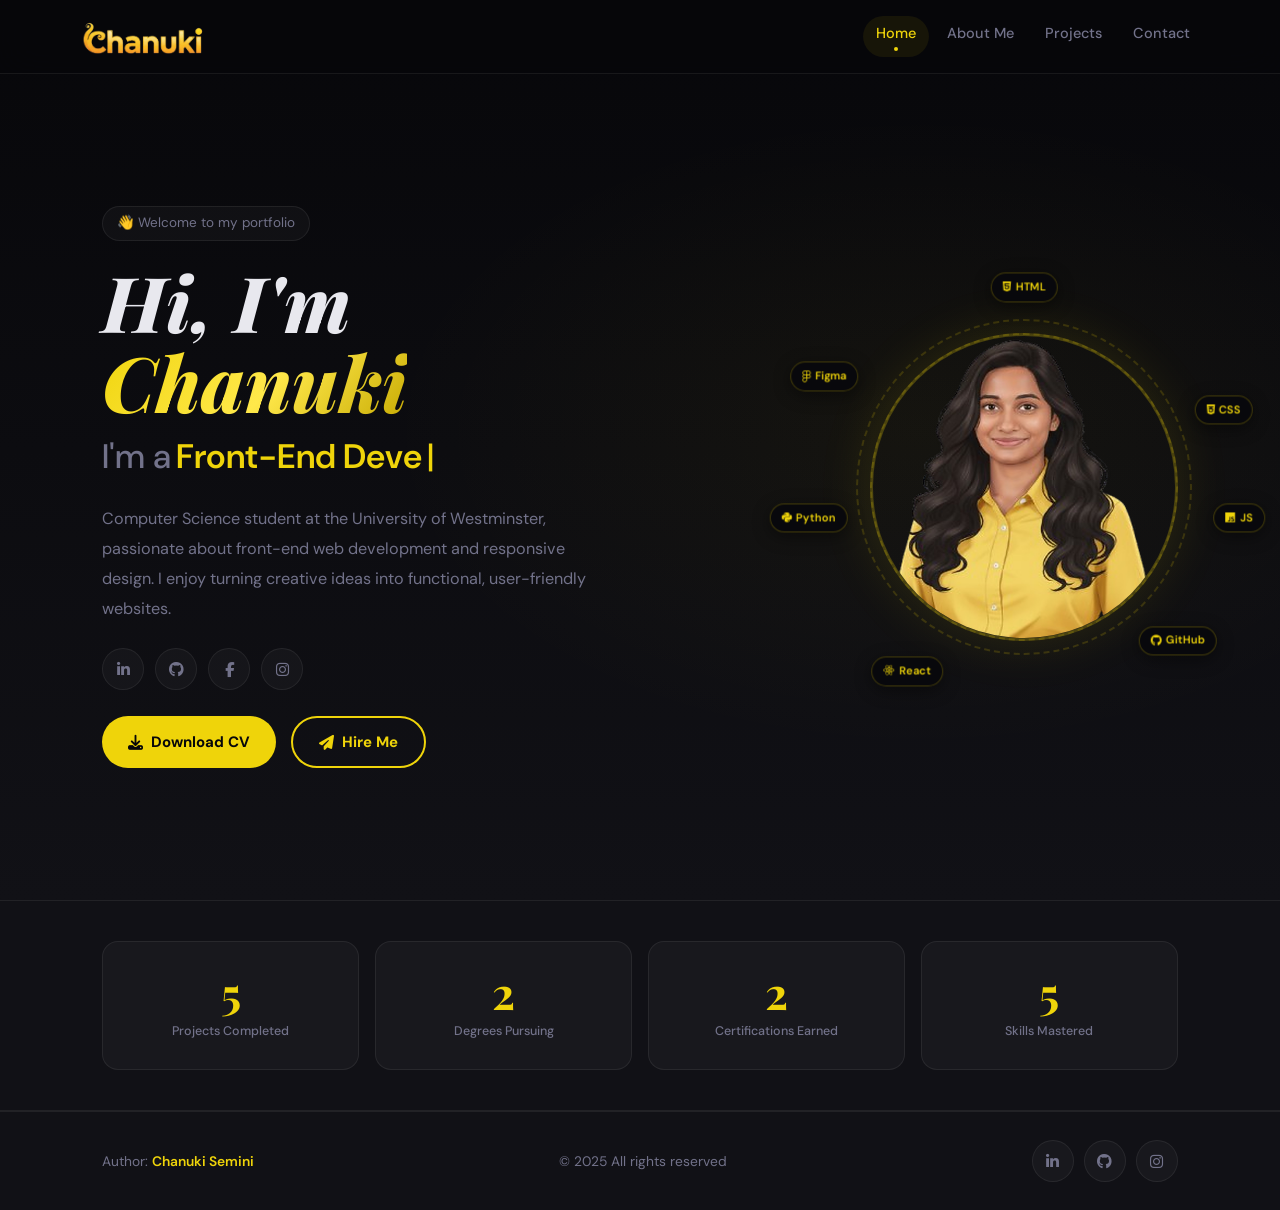
<file: index.html>
<!DOCTYPE html>
<html lang="en">
<head>
  <meta charset="UTF-8">
  <meta name="viewport" content="width=device-width, initial-scale=1.0">
  <title>Chanuki Hettiarachchi</title>
  <link rel="stylesheet" href="https://cdnjs.cloudflare.com/ajax/libs/font-awesome/6.5.0/css/all.min.css">
  <link rel="stylesheet" href="https://fonts.googleapis.com/css2?family=DM+Sans:ital,opsz,wght@0,9..40,300;0,9..40,400;0,9..40,500;0,9..40,600;0,9..40,700;1,9..40,400&family=Playfair+Display:ital,wght@0,600;0,700;0,800;1,700&display=swap">
  <link rel="stylesheet" href="styles.css">
</head>
<body>

<canvas id="particles-canvas"></canvas>
<div class="loader" id="loader"><div class="loader-ring"></div><span class="loader-text">Loading...</span></div>
<div class="cursor-glow" id="cursorGlow"></div>

<header id="header">
  <a href="main.html"><img src="photos/logo.png" class="logo" alt="Chanuki logo"></a>
  <nav>
    <div class="links">
      <a href="index.html"     class="nav-link active">Home</a>
      <a href="AboutMe.html"  class="nav-link">About Me</a>
      <a href="projects.html" class="nav-link">Projects</a>
      <a href="contact.html"  class="nav-link">Contact</a>
    </div>
    <input type="checkbox" id="menu-toggle">
    <label for="menu-toggle" class="menu-icon"><i class="fas fa-bars"></i></label>
    <div class="dropdown">
      <a href="index.html">Home</a>
      <a href="AboutMe.html">About Me</a>
      <a href="projects.html">Projects</a>
      <a href="contact.html">Contact</a>
    </div>
  </nav>
</header>

<!-- ── HERO ── -->
<section class="home">
  <div class="home-content rv-left">
    <div class="greeting-badge">👋 Welcome to my portfolio</div>
    <h1>Hi, I'm <span class="gradient-text">Chanuki</span></h1>
    <h3 class="typed-wrapper">I'm a <span class="typed-text" id="typedText"></span><span class="cursor-blink">|</span></h3>
    <p>Computer Science student at the University of Westminster, passionate about front-end web development and responsive design. I enjoy turning creative ideas into functional, user-friendly websites.</p>
    <div class="home-socials">
      <a href="www.linkedin.com/in/chanuki-semini" class="social-btn"><i class="fab fa-linkedin-in"></i></a>
      <a href="https://github.com/ChanukiSemini" class="social-btn"><i class="fab fa-github"></i></a>
      <a href="#" class="social-btn"><i class="fab fa-facebook-f"></i></a>
      <a href="https://www.instagram.com/_.chanu_04._?igsh=ZmQ0YnA2ODhsZDVt&utm_source=qr" class="social-btn"><i class="fab fa-instagram"></i></a>
    </div>
    <div class="home-btns">
      <a href="projects/Chanuki Semini CV.pdf" class="btn btn-gold" download><i class="fas fa-download"></i> Download CV</a>
      <a href="contact.html"        class="btn btn-outline"><i class="fas fa-paper-plane"></i> Hire Me</a>
    </div>
  </div>

  <div class="photo-wrap rv-right">
    <div class="ring"></div>
    <div class="ring"></div>
    <img src="photos/my-photo.png" alt="Chanuki Hettiarachchi" class="my-photo">
    <span class="fbadge fbadge-1"><i class="fab fa-html5"></i> HTML</span>
    <span class="fbadge fbadge-2"><i class="fab fa-css3-alt"></i> CSS</span>
    <span class="fbadge fbadge-3"><i class="fab fa-js"></i> JS</span>
    <span class="fbadge fbadge-4"><i class="fab fa-github"></i> GitHub</span>
    <span class="fbadge fbadge-5"><i class="fab fa-react"></i> React</span>
    <span class="fbadge fbadge-6"><i class="fab fa-python"></i> Python</span>
    <span class="fbadge fbadge-7"><i class="fab fa-figma"></i> Figma</span>
  </div>
</section>

<!-- ── STATS ── -->
<div class="stats-bar">
  <div class="stat-card rv-up">
    <span class="stat-num" data-target="5">0</span>
    <span class="stat-lbl">Projects Completed</span>
  </div>
  <div class="stat-card rv-up" style="animation-delay:.1s">
    <span class="stat-num" data-target="2">0</span>
    <span class="stat-lbl">Degrees Pursuing</span>
  </div>
  <div class="stat-card rv-up" style="animation-delay:.2s">
    <span class="stat-num" data-target="2">0</span>
    <span class="stat-lbl">Certifications Earned</span>
  </div>
  <div class="stat-card rv-up" style="animation-delay:.3s">
    <span class="stat-num" data-target="5">0</span>
    <span class="stat-lbl">Skills Mastered</span>
  </div>
</div>

<footer>
  <div class="footer-inner">
    <p>Author: <span>Chanuki Semini</span></p>
    <p>&copy; 2025 All rights reserved</p>
    <div class="footer-socials">
      <a href="www.linkedin.com/in/chanuki-semini" class="social-btn"><i class="fab fa-linkedin-in"></i></a>
      <a href="https://github.com/ChanukiSemini" class="social-btn"><i class="fab fa-github"></i></a>
      <a href="https://www.instagram.com/_.chanu_04._?igsh=ZmQ0YnA2ODhsZDVt&utm_source=qr" class="social-btn"><i class="fab fa-instagram"></i></a>
    </div>
  </div>
</footer>

<script src="script.js"></script>
<script>
const roles = ["Front-End Developer","CS Student","Web Designer","Problem Solver"];
let ri=0,ci=0,del=false;
const el=document.getElementById('typedText');
function type(){
  const w=roles[ri];
  if(del){ el.textContent=w.substring(0,ci--); if(ci<0){del=false;ri=(ri+1)%roles.length;ci=0;setTimeout(type,500);return;} }
  else   { el.textContent=w.substring(0,ci++); if(ci>w.length){del=true;setTimeout(type,1600);return;} }
  setTimeout(type,del?60:110);
}
type();
</script>
</body>
</html>
</file>
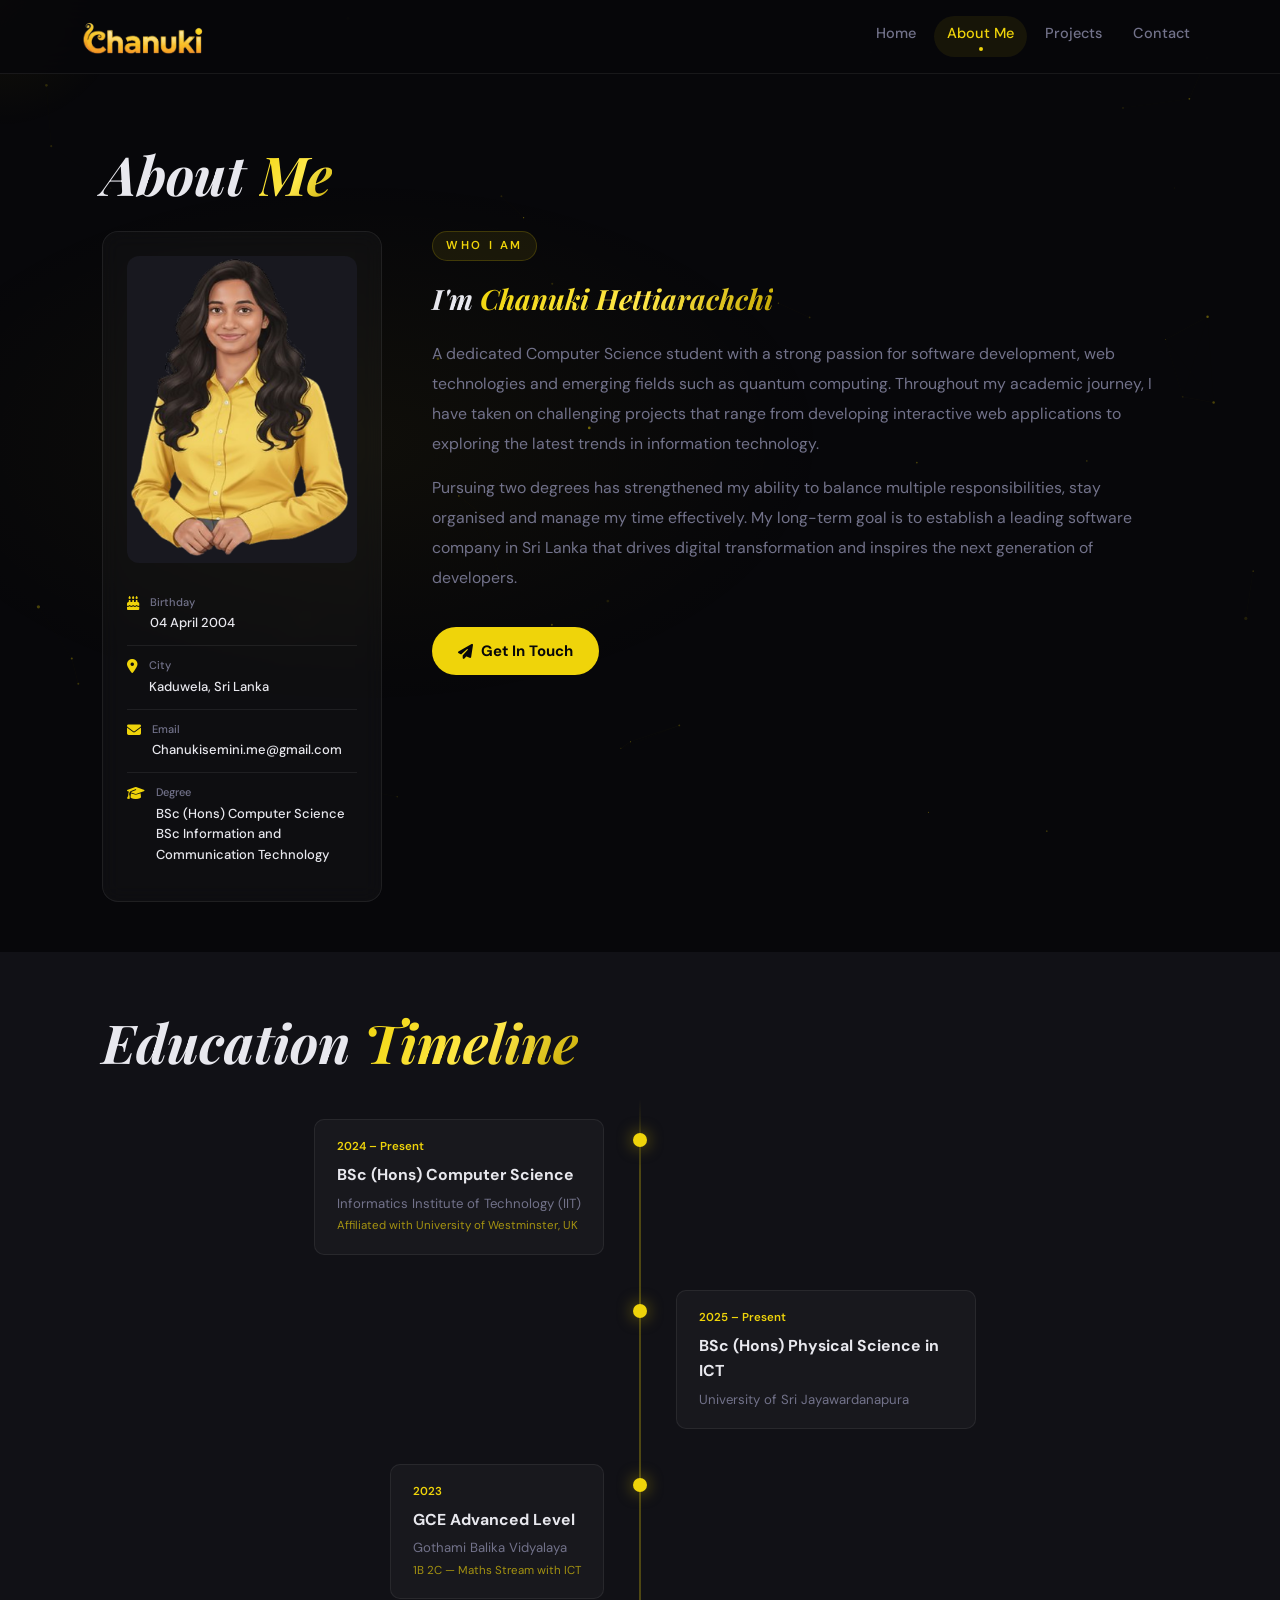
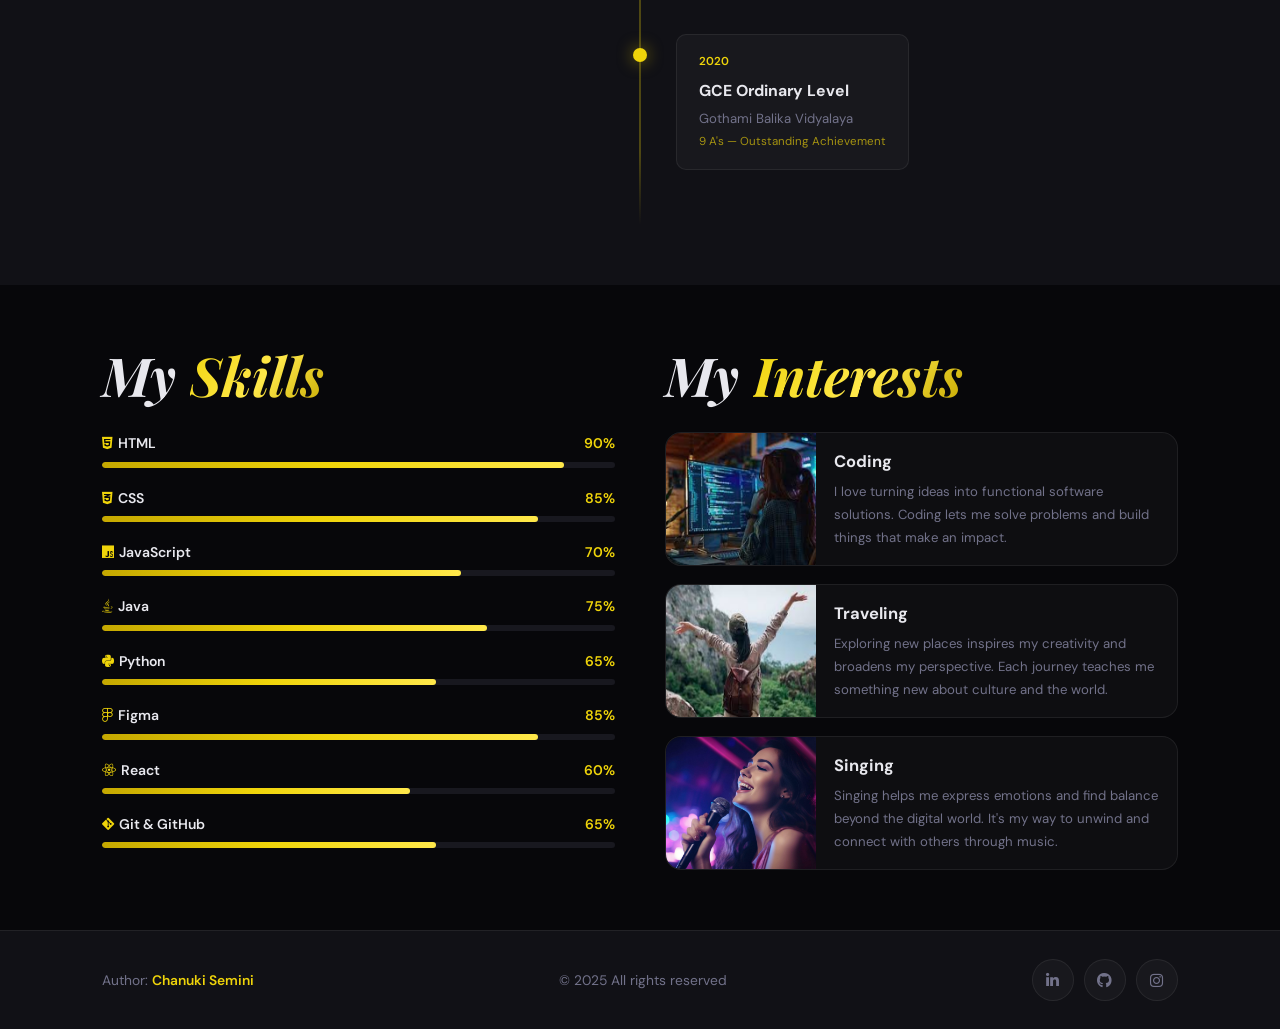
<file: AboutMe.html>
<!DOCTYPE html>
<html lang="en">
<head>
  <meta charset="UTF-8">
  <meta name="viewport" content="width=device-width, initial-scale=1.0">
  <title>About Me — Chanuki Hettiarachchi</title>
  <link rel="stylesheet" href="https://cdnjs.cloudflare.com/ajax/libs/font-awesome/6.5.0/css/all.min.css">
  <link rel="stylesheet" href="https://fonts.googleapis.com/css2?family=DM+Sans:ital,opsz,wght@0,9..40,300;0,9..40,400;0,9..40,500;0,9..40,600;0,9..40,700;1,9..40,400&family=Playfair+Display:ital,wght@0,600;0,700;0,800;1,700&display=swap">
  <link rel="stylesheet" href="styles.css">
</head>
<body>

<canvas id="particles-canvas"></canvas>
<div class="loader" id="loader"><div class="loader-ring"></div><span class="loader-text">Loading...</span></div>
<div class="cursor-glow" id="cursorGlow"></div>

<header id="header">
  <a href="index.html"><img src="photos/logo.png" class="logo" alt="logo"></a>
  <nav>
    <div class="links">
      <a href="index.html"     class="nav-link">Home</a>
      <a href="AboutMe.html"  class="nav-link active">About Me</a>
      <a href="projects.html" class="nav-link">Projects</a>
      <a href="contact.html"  class="nav-link">Contact</a>
    </div>
    <input type="checkbox" id="menu-toggle">
    <label for="menu-toggle" class="menu-icon"><i class="fas fa-bars"></i></label>
    <div class="dropdown">
      <a href="index.html">Home</a>
      <a href="AboutMe.html">About Me</a>
      <a href="projects.html">Projects</a>
      <a href="contact.html">Contact</a>
    </div>
  </nav>
</header>

<div class="aboutme-page">

  <!-- ── ABOUT INTRO ── -->
  <section class="about-intro">
    <h1 class="section-heading rv-up">About <span class="gradient-text">Me</span></h1>
    <div class="about-grid">

      <!-- profile card -->
      <div class="profile-card rv-left">
        <div class="profile-photo-box">
          <img src="photos/my-photo.png" alt="Chanuki Hettiarachchi">
        </div>
        <div class="info-row"><i class="fas fa-birthday-cake"></i><div><h4>Birthday</h4><p>04 April 2004</p></div></div>
        <div class="info-row"><i class="fas fa-map-marker-alt"></i><div><h4>City</h4><p>Kaduwela, Sri Lanka</p></div></div>
        <div class="info-row"><i class="fas fa-envelope"></i><div><h4>Email</h4><p>Chanukisemini.me@gmail.com</p></div></div>
        <div class="info-row"><i class="fas fa-graduation-cap"></i><div><h4>Degree</h4><p>BSc (Hons) Computer Science</p><p>BSc Information and Communication Technology</p></div></div>
      </div>

      <!-- intro text -->
      <div class="about-text rv-right">
        <div class="eyebrow">Who I am</div>
        <h3>I'm <span class="gradient-text">Chanuki Hettiarachchi</span></h3>
        <p>A dedicated Computer Science student with a strong passion for software development, web technologies and emerging fields such as quantum computing. Throughout my academic journey, I have taken on challenging projects that range from developing interactive web applications to exploring the latest trends in information technology.</p>
        <p>Pursuing two degrees has strengthened my ability to balance multiple responsibilities, stay organised and manage my time effectively. My long-term goal is to establish a leading software company in Sri Lanka that drives digital transformation and inspires the next generation of developers.</p>
        <a href="contact.html" class="btn btn-gold" style="margin-top:2rem"><i class="fas fa-paper-plane"></i> Get In Touch</a>
      </div>
    </div>
  </section>

  <!-- ── EDUCATION TIMELINE ── -->
  <section class="edu-section">
    <h1 class="section-heading rv-up">Education <span class="gradient-text">Timeline</span></h1>
    <div class="timeline">
      <div class="tl-item rv-left">
        <div class="tl-dot"></div>
        <div class="tl-card">
          <span class="tl-year">2024 – Present</span>
          <h3>BSc (Hons) Computer Science</h3>
          <p class="tl-inst">Informatics Institute of Technology (IIT)</p>
          <p class="tl-sub">Affiliated with University of Westminster, UK</p>
        </div>
      </div>
      <div class="tl-item right rv-right">
        <div class="tl-dot"></div>
        <div class="tl-card">
          <span class="tl-year">2025 – Present</span>
          <h3>BSc (Hons) Physical Science in ICT</h3>
          <p class="tl-inst">University of Sri Jayawardanapura</p>
        </div>
      </div>
      <div class="tl-item rv-left">
        <div class="tl-dot"></div>
        <div class="tl-card">
          <span class="tl-year">2023</span>
          <h3>GCE Advanced Level</h3>
          <p class="tl-inst">Gothami Balika Vidyalaya</p>
          <p class="tl-sub">1B 2C — Maths Stream with ICT</p>
        </div>
      </div>
      <div class="tl-item right rv-right">
        <div class="tl-dot"></div>
        <div class="tl-card">
          <span class="tl-year">2020</span>
          <h3>GCE Ordinary Level</h3>
          <p class="tl-inst">Gothami Balika Vidyalaya</p>
          <p class="tl-sub">9 A's — Outstanding Achievement</p>
        </div>
      </div>
    </div>
  </section>

  <!-- ── SKILLS + INTERESTS ── -->
  <div class="skills-interests">

    <section>
      <h1 class="section-heading rv-up">My <span class="gradient-text">Skills</span></h1>
      <div class="skill-list">
        <div class="rv-up">
          <div class="skill-header"><span><i class="fab fa-html5"></i>HTML</span><span class="skill-pct">90%</span></div>
          <div class="skill-bar"><div class="skill-fill" data-width="90"></div></div>
        </div>
        <div class="rv-up" style="animation-delay:.1s">
          <div class="skill-header"><span><i class="fab fa-css3-alt"></i>CSS</span><span class="skill-pct">85%</span></div>
          <div class="skill-bar"><div class="skill-fill" data-width="85"></div></div>
        </div>
        <div class="rv-up" style="animation-delay:.2s">
          <div class="skill-header"><span><i class="fab fa-js"></i>JavaScript</span><span class="skill-pct">70%</span></div>
          <div class="skill-bar"><div class="skill-fill" data-width="70"></div></div>
        </div>
        <div class="rv-up" style="animation-delay:.3s">
          <div class="skill-header"><span><i class="fab fa-java"></i>Java</span><span class="skill-pct">75%</span></div>
          <div class="skill-bar"><div class="skill-fill" data-width="75"></div></div>
        </div>
        <div class="rv-up" style="animation-delay:.4s">
          <div class="skill-header"><span><i class="fab fa-python"></i>Python</span><span class="skill-pct">65%</span></div>
          <div class="skill-bar"><div class="skill-fill" data-width="65"></div></div>
        </div>
        <div class="rv-up" style="animation-delay:.5s">
          <div class="skill-header"><span><i class="fab fa-figma"></i>Figma</span><span class="skill-pct">85%</span></div>
          <div class="skill-bar"><div class="skill-fill" data-width="85"></div></div>
        </div>

        <div class="rv-up" style="animation-delay:.6s">
          <div class="skill-header"><span><i class="fab fa-react"></i>React</span><span class="skill-pct">60%</span></div>
          <div class="skill-bar"><div class="skill-fill" data-width="60"></div></div>
        </div>

        <div class="rv-up" style="animation-delay:.7s">
          <div class="skill-header"><span><i class="fab fa-git-alt"></i>Git & GitHub</span><span class="skill-pct">65%</span></div>
          <div class="skill-bar"><div class="skill-fill" data-width="65"></div></div>
        </div>
      </div>
    </section>

    <section>
      <h1 class="section-heading rv-up">My <span class="gradient-text">Interests</span></h1>
      <div class="interest-list">

        <div class="int-card rv-up">
          <div class="int-img">
            <img src="photos/coading.jpeg" alt="Coding">
            <div class="int-overlay"><i class="fas fa-code"></i></div>
          </div>
          <div class="int-body">
            <h3>Coding</h3>
            <p>I love turning ideas into functional software solutions. Coding lets me solve problems and build things that make an impact.</p>
          </div>
        </div>

        <div class="int-card rv-up" style="animation-delay:.1s">
          <div class="int-img">
            <img src="photos/travel.jpeg" alt="Traveling">
            <div class="int-overlay"><i class="fas fa-plane"></i></div>
          </div>
          <div class="int-body">
            <h3>Traveling</h3>
            <p>Exploring new places inspires my creativity and broadens my perspective. Each journey teaches me something new about culture and the world.</p>
          </div>
        </div>

        <div class="int-card rv-up" style="animation-delay:.2s">
          <div class="int-img">
            <img src="photos/sing.jpg" alt="Singing">
            <div class="int-overlay"><i class="fas fa-music"></i></div>
          </div>
          <div class="int-body">
            <h3>Singing</h3>
            <p>Singing helps me express emotions and find balance beyond the digital world. It's my way to unwind and connect with others through music.</p>
          </div>
        </div>

      </div>
    </section>

  </div>

</div>

<footer>
  <div class="footer-inner">
    <p>Author: <span>Chanuki Semini</span></p>
    <p>&copy; 2025 All rights reserved</p>
    <div class="footer-socials">
      <a href="www.linkedin.com/in/chanuki-semini" class="social-btn"><i class="fab fa-linkedin-in"></i></a>
      <a href="https://github.com/ChanukiSemini" class="social-btn"><i class="fab fa-github"></i></a>
      <a href="https://www.instagram.com/_.chanu_04._?igsh=ZmQ0YnA2ODhsZDVt&utm_source=qr" class="social-btn"><i class="fab fa-instagram"></i></a>
    </div>
  </div>
</footer>

<script src="script.js"></script>
</body>
</html>
</file>
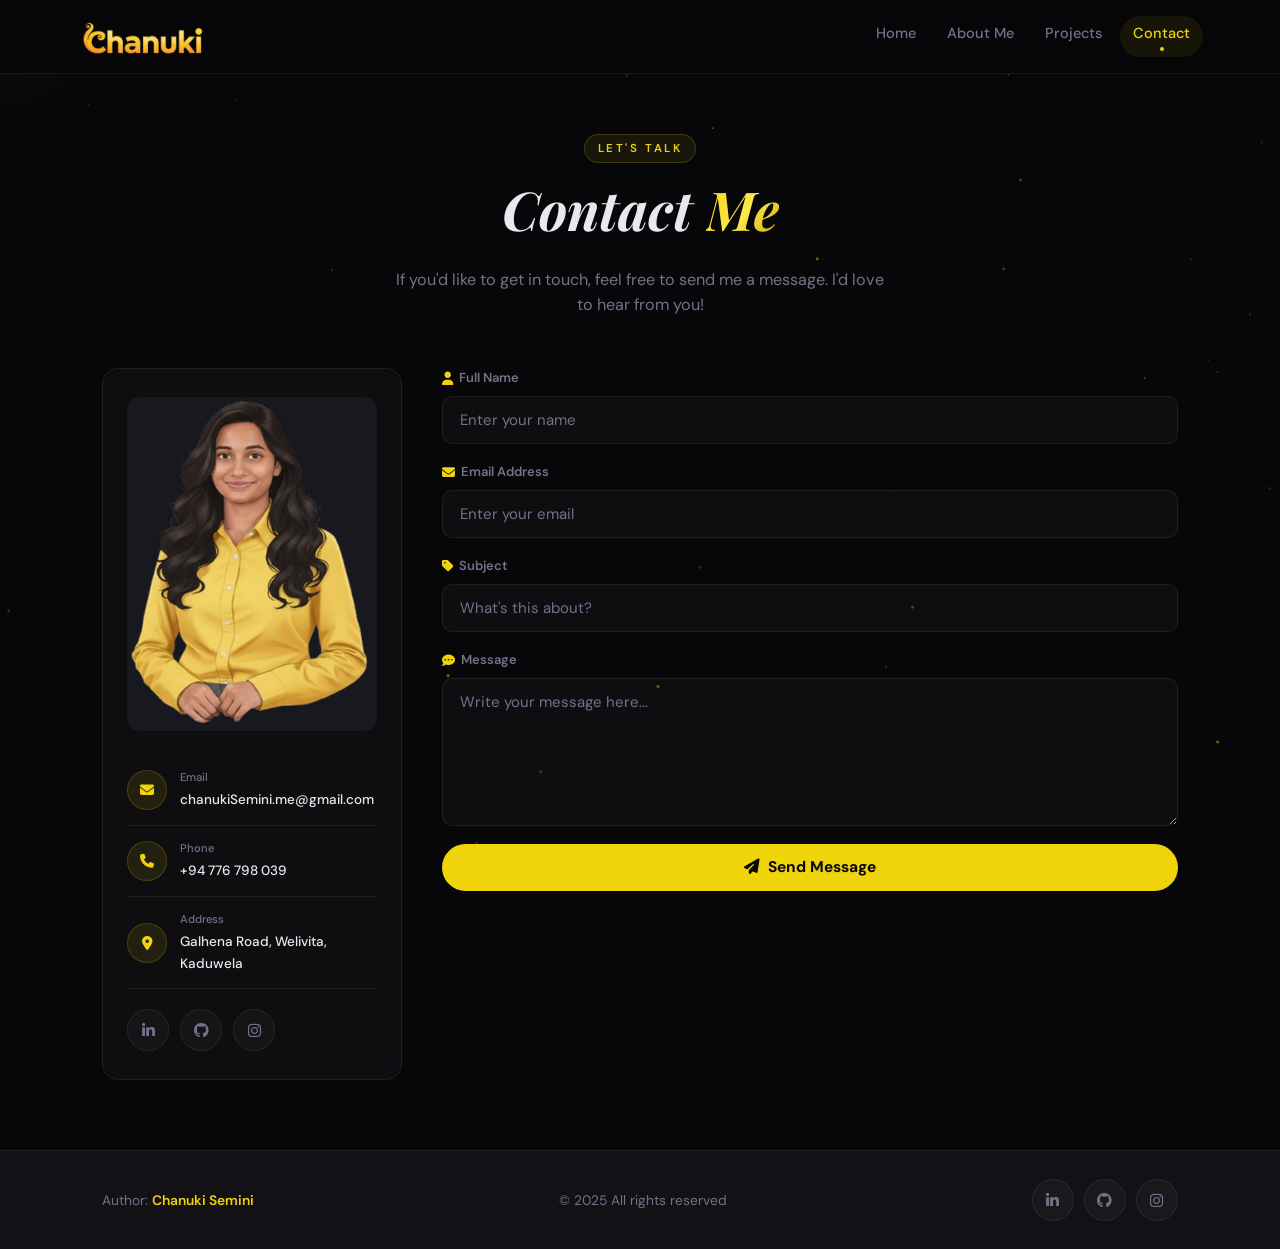
<file: contact.html>
<!DOCTYPE html>
<html lang="en">
<head>
  <meta charset="UTF-8">
  <meta name="viewport" content="width=device-width, initial-scale=1.0">
  <title>Contact — Chanuki Hettiarachchi</title>
  <link rel="stylesheet" href="https://cdnjs.cloudflare.com/ajax/libs/font-awesome/6.5.0/css/all.min.css">
  <link rel="stylesheet" href="https://fonts.googleapis.com/css2?family=DM+Sans:ital,opsz,wght@0,9..40,300;0,9..40,400;0,9..40,500;0,9..40,600;0,9..40,700;1,9..40,400&family=Playfair+Display:ital,wght@0,600;0,700;0,800;1,700&display=swap">
  <link rel="stylesheet" href="styles.css">
</head>
<body>

<canvas id="particles-canvas"></canvas>
<div class="loader" id="loader"><div class="loader-ring"></div><span class="loader-text">Loading...</span></div>
<div class="cursor-glow" id="cursorGlow"></div>

<header id="header">
  <a href="index.html"><img src="photos/logo.png" class="logo" alt="logo"></a>
  <nav>
    <div class="links">
      <a href="index.html"     class="nav-link">Home</a>
      <a href="AboutMe.html"  class="nav-link">About Me</a>
      <a href="projects.html" class="nav-link">Projects</a>
      <a href="contact.html"  class="nav-link active">Contact</a>
    </div>
    <input type="checkbox" id="menu-toggle">
    <label for="menu-toggle" class="menu-icon"><i class="fas fa-bars"></i></label>
    <div class="dropdown">
      <a href="index.html">Home</a>
      <a href="AboutMe.html">About Me</a>
      <a href="projects.html">Projects</a>
      <a href="contact.html">Contact</a>
    </div>
  </nav>
</header>

<div class="Contact-page">

  <div class="contact-hero rv-up">
    <div class="eyebrow">Let's Talk</div>
    <h1 class="section-heading">Contact <span class="gradient-text">Me</span></h1>
    <p>If you'd like to get in touch, feel free to send me a message. I'd love to hear from you!</p>
  </div>

  <div class="contact-grid">

    <!-- sidebar -->
    <aside class="contact-sidebar rv-left">
      <div class="contact-photo">
        <img src="photos/my-photo.png" alt="Chanuki Hettiarachchi">
      </div>
      <div class="cinfo-row">
        <div class="cinfo-icon"><i class="fas fa-envelope"></i></div>
        <div class="cinfo-text"><h4>Email</h4><p>chanukiSemini.me@gmail.com</p></div>
      </div>
      <div class="cinfo-row">
        <div class="cinfo-icon"><i class="fas fa-phone"></i></div>
        <div class="cinfo-text"><h4>Phone</h4><p>+94 776 798 039</p></div>
      </div>
      <div class="cinfo-row">
        <div class="cinfo-icon"><i class="fas fa-map-marker-alt"></i></div>
        <div class="cinfo-text"><h4>Address</h4><p>Galhena Road, Welivita, Kaduwela</p></div>
      </div>
      <div class="contact-socials">
        <a href="www.linkedin.com/in/chanuki-semini" class="social-btn"><i class="fab fa-linkedin-in"></i></a>
        <a href="https://github.com/ChanukiSemini" class="social-btn"><i class="fab fa-github"></i></a>
        <a href="https://www.instagram.com/_.chanu_04._?igsh=ZmQ0YnA2ODhsZDVt&utm_source=qr" class="social-btn"><i class="fab fa-instagram"></i></a>
      </div>
    </aside>

    <!-- form -->
    <div class="contact-form-wrap rv-right">
      <form class="cform" id="contactForm">
        <div class="field">
          <label for="name"><i class="fas fa-user"></i> Full Name</label>
          <input type="text" id="name" name="name" placeholder="Enter your name" required>
        </div>
        <div class="field">
          <label for="email"><i class="fas fa-envelope"></i> Email Address</label>
          <input type="email" id="email" name="email" placeholder="Enter your email" required>
        </div>
        <div class="field">
          <label for="subject"><i class="fas fa-tag"></i> Subject</label>
          <input type="text" id="subject" name="subject" placeholder="What's this about?" required>
        </div>
        <div class="field">
          <label for="message"><i class="fas fa-comment-dots"></i> Message</label>
          <textarea id="message" name="message" rows="6" placeholder="Write your message here..." required></textarea>
        </div>
        <button type="submit" class="btn btn-gold send-btn"><i class="fas fa-paper-plane"></i> Send Message</button>
        <div class="form-success" id="formSuccess">
          <i class="fas fa-check-circle"></i> Message sent! I'll get back to you soon.
        </div>
      </form>
    </div>

  </div>
</div>

<footer>
  <div class="footer-inner">
    <p>Author: <span>Chanuki Semini</span></p>
    <p>&copy; 2025 All rights reserved</p>
    <div class="footer-socials">
      <a href="www.linkedin.com/in/chanuki-semini" class="social-btn"><i class="fab fa-linkedin-in"></i></a>
      <a href="https://github.com/ChanukiSemini" class="social-btn"><i class="fab fa-github"></i></a>
      <a href="https://www.instagram.com/_.chanu_04._?igsh=ZmQ0YnA2ODhsZDVt&utm_source=qr" class="social-btn"><i class="fab fa-instagram"></i></a>
    </div>
  </div>
</footer>

<script src="script.js"></script>
<script>
document.getElementById('contactForm').addEventListener('submit',function(e){
  e.preventDefault();
  const s=document.getElementById('formSuccess');
  s.style.display='flex'; this.reset();
  setTimeout(()=>s.style.display='none',5000);
});
</script>
</body>
</html>
</file>
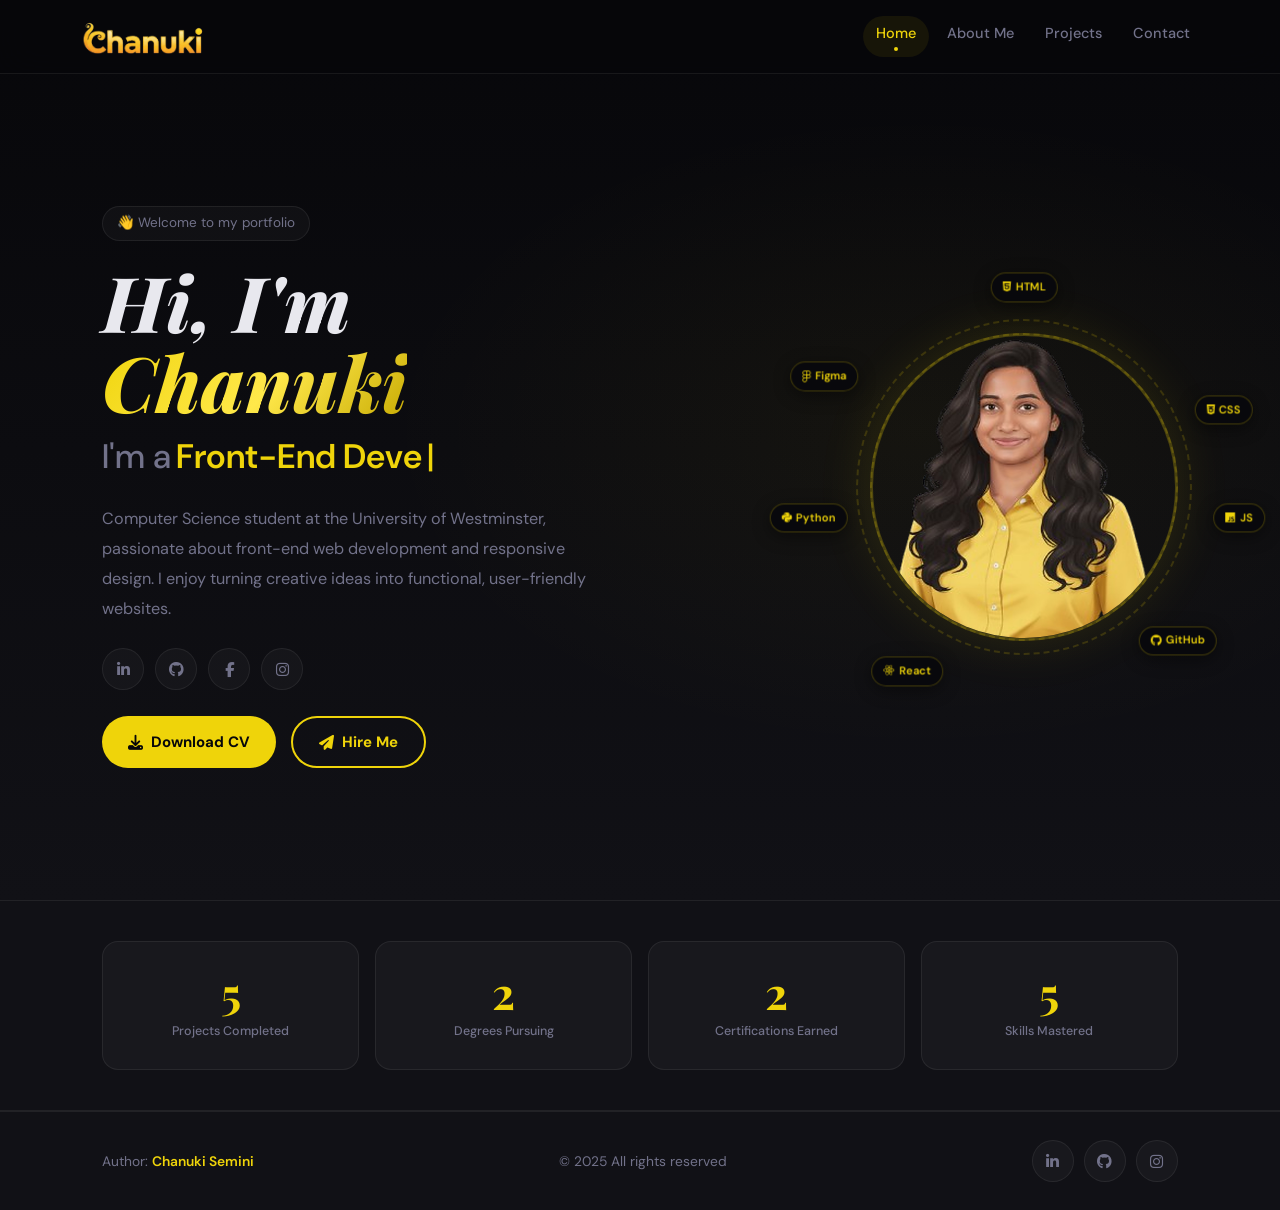
<file: main.html>
<!DOCTYPE html>
<html lang="en">
<head>
  <meta charset="UTF-8">
  <meta name="viewport" content="width=device-width, initial-scale=1.0">
  <title>Chanuki Hettiarachchi</title>
  <link rel="stylesheet" href="https://cdnjs.cloudflare.com/ajax/libs/font-awesome/6.5.0/css/all.min.css">
  <link rel="stylesheet" href="https://fonts.googleapis.com/css2?family=DM+Sans:ital,opsz,wght@0,9..40,300;0,9..40,400;0,9..40,500;0,9..40,600;0,9..40,700;1,9..40,400&family=Playfair+Display:ital,wght@0,600;0,700;0,800;1,700&display=swap">
  <link rel="stylesheet" href="styles.css">
</head>
<body>

<canvas id="particles-canvas"></canvas>
<div class="loader" id="loader"><div class="loader-ring"></div><span class="loader-text">Loading...</span></div>
<div class="cursor-glow" id="cursorGlow"></div>

<header id="header">
  <a href="main.html"><img src="photos/logo.png" class="logo" alt="Chanuki logo"></a>
  <nav>
    <div class="links">
      <a href="main.html"     class="nav-link active">Home</a>
      <a href="AboutMe.html"  class="nav-link">About Me</a>
      <a href="projects.html" class="nav-link">Projects</a>
      <a href="contact.html"  class="nav-link">Contact</a>
    </div>
    <input type="checkbox" id="menu-toggle">
    <label for="menu-toggle" class="menu-icon"><i class="fas fa-bars"></i></label>
    <div class="dropdown">
      <a href="main.html">Home</a>
      <a href="AboutMe.html">About Me</a>
      <a href="projects.html">Projects</a>
      <a href="contact.html">Contact</a>
    </div>
  </nav>
</header>

<!-- ── HERO ── -->
<section class="home">
  <div class="home-content rv-left">
    <div class="greeting-badge">👋 Welcome to my portfolio</div>
    <h1>Hi, I'm <span class="gradient-text">Chanuki</span></h1>
    <h3 class="typed-wrapper">I'm a <span class="typed-text" id="typedText"></span><span class="cursor-blink">|</span></h3>
    <p>Computer Science student at the University of Westminster, passionate about front-end web development and responsive design. I enjoy turning creative ideas into functional, user-friendly websites.</p>
    <div class="home-socials">
      <a href="www.linkedin.com/in/chanuki-semini" class="social-btn"><i class="fab fa-linkedin-in"></i></a>
      <a href="https://github.com/ChanukiSemini" class="social-btn"><i class="fab fa-github"></i></a>
      <a href="#" class="social-btn"><i class="fab fa-facebook-f"></i></a>
      <a href="https://www.instagram.com/_.chanu_04._?igsh=ZmQ0YnA2ODhsZDVt&utm_source=qr" class="social-btn"><i class="fab fa-instagram"></i></a>
    </div>
    <div class="home-btns">
      <a href="projects/Chanuki Semini CV.pdf" class="btn btn-gold" download><i class="fas fa-download"></i> Download CV</a>
      <a href="contact.html"        class="btn btn-outline"><i class="fas fa-paper-plane"></i> Hire Me</a>
    </div>
  </div>

  <div class="photo-wrap rv-right">
    <div class="ring"></div>
    <div class="ring"></div>
    <img src="photos/my-photo.png" alt="Chanuki Hettiarachchi" class="my-photo">
    <span class="fbadge fbadge-1"><i class="fab fa-html5"></i> HTML</span>
    <span class="fbadge fbadge-2"><i class="fab fa-css3-alt"></i> CSS</span>
    <span class="fbadge fbadge-3"><i class="fab fa-js"></i> JS</span>
    <span class="fbadge fbadge-4"><i class="fab fa-github"></i> GitHub</span>
    <span class="fbadge fbadge-5"><i class="fab fa-react"></i> React</span>
    <span class="fbadge fbadge-6"><i class="fab fa-python"></i> Python</span>
    <span class="fbadge fbadge-7"><i class="fab fa-figma"></i> Figma</span>
  </div>
</section>

<!-- ── STATS ── -->
<div class="stats-bar">
  <div class="stat-card rv-up">
    <span class="stat-num" data-target="5">0</span>
    <span class="stat-lbl">Projects Completed</span>
  </div>
  <div class="stat-card rv-up" style="animation-delay:.1s">
    <span class="stat-num" data-target="2">0</span>
    <span class="stat-lbl">Degrees Pursuing</span>
  </div>
  <div class="stat-card rv-up" style="animation-delay:.2s">
    <span class="stat-num" data-target="2">0</span>
    <span class="stat-lbl">Certifications Earned</span>
  </div>
  <div class="stat-card rv-up" style="animation-delay:.3s">
    <span class="stat-num" data-target="5">0</span>
    <span class="stat-lbl">Skills Mastered</span>
  </div>
</div>

<footer>
  <div class="footer-inner">
    <p>Author: <span>Chanuki Semini</span></p>
    <p>&copy; 2025 All rights reserved</p>
    <div class="footer-socials">
      <a href="www.linkedin.com/in/chanuki-semini" class="social-btn"><i class="fab fa-linkedin-in"></i></a>
      <a href="https://github.com/ChanukiSemini" class="social-btn"><i class="fab fa-github"></i></a>
      <a href="https://www.instagram.com/_.chanu_04._?igsh=ZmQ0YnA2ODhsZDVt&utm_source=qr" class="social-btn"><i class="fab fa-instagram"></i></a>
    </div>
  </div>
</footer>

<script src="script.js"></script>
<script>
const roles = ["Front-End Developer","CS Student","Web Designer","Problem Solver"];
let ri=0,ci=0,del=false;
const el=document.getElementById('typedText');
function type(){
  const w=roles[ri];
  if(del){ el.textContent=w.substring(0,ci--); if(ci<0){del=false;ri=(ri+1)%roles.length;ci=0;setTimeout(type,500);return;} }
  else   { el.textContent=w.substring(0,ci++); if(ci>w.length){del=true;setTimeout(type,1600);return;} }
  setTimeout(type,del?60:110);
}
type();
</script>
</body>
</html>
</file>
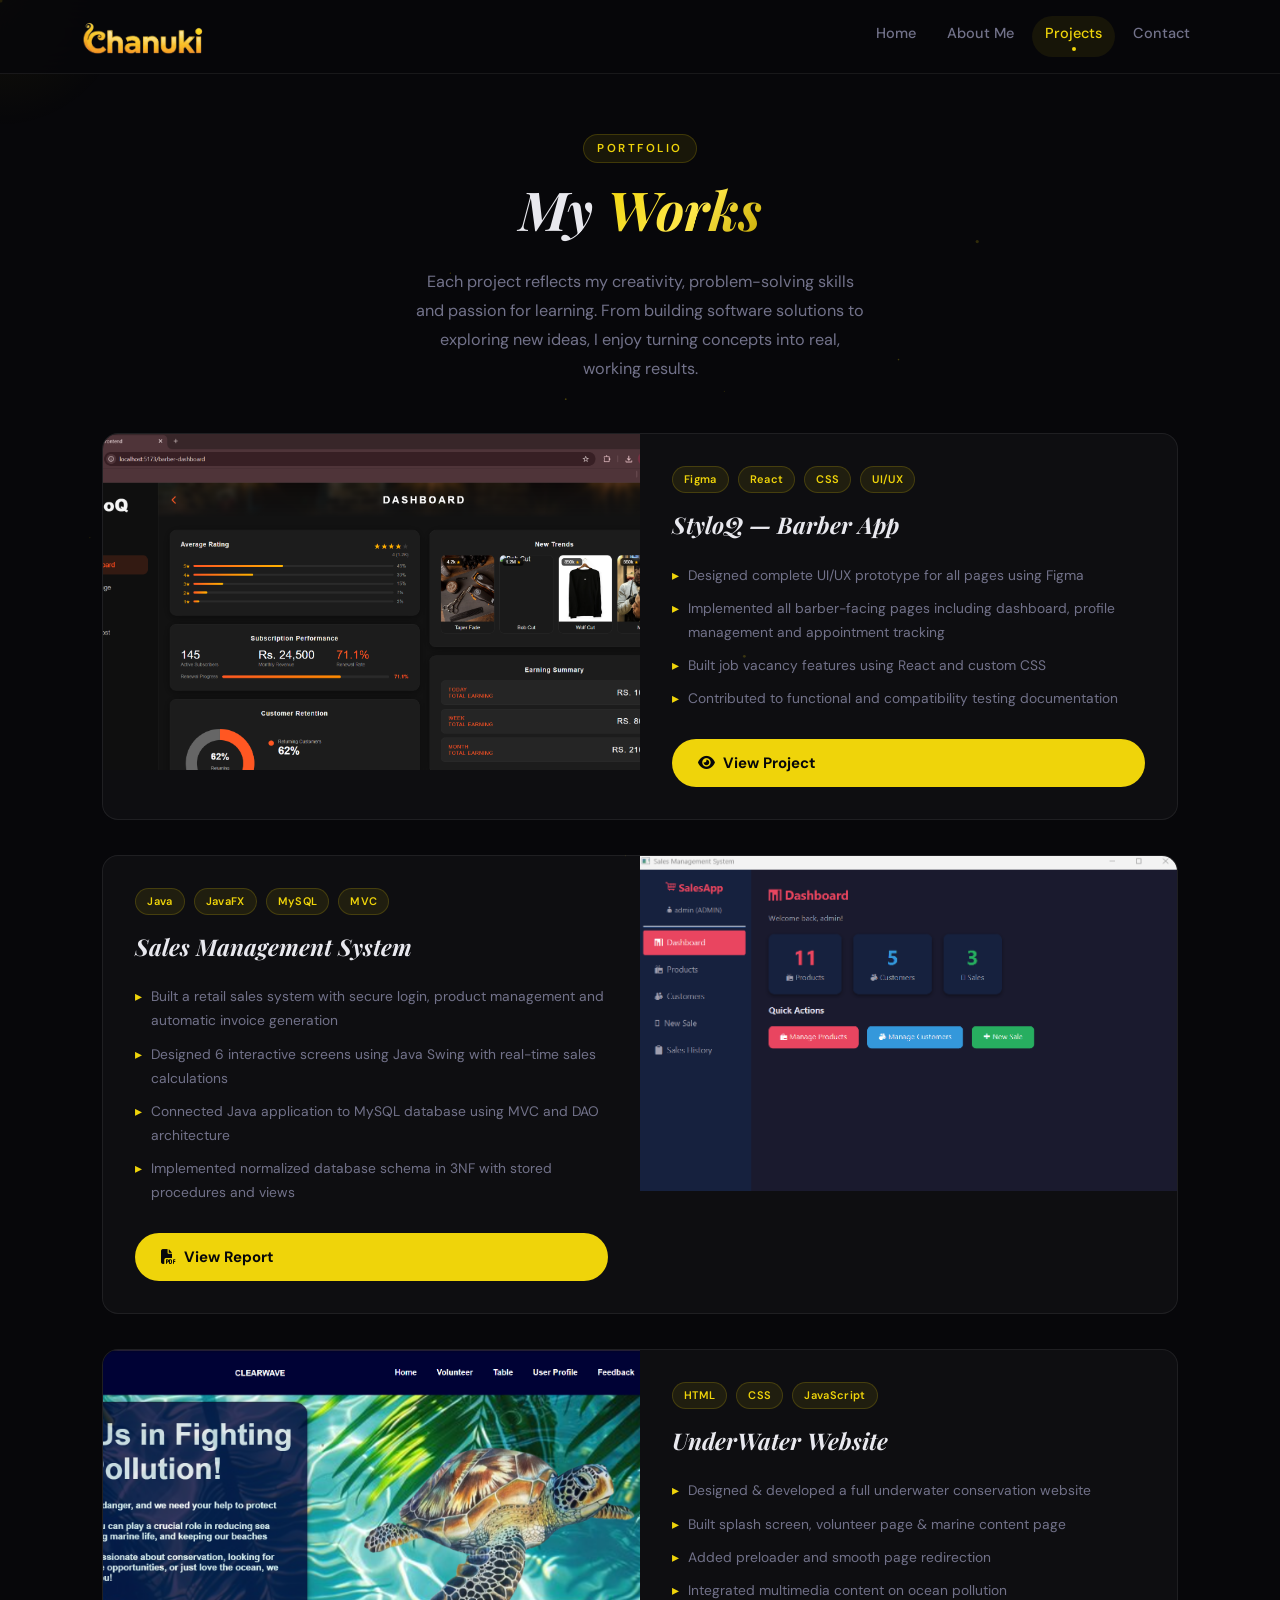
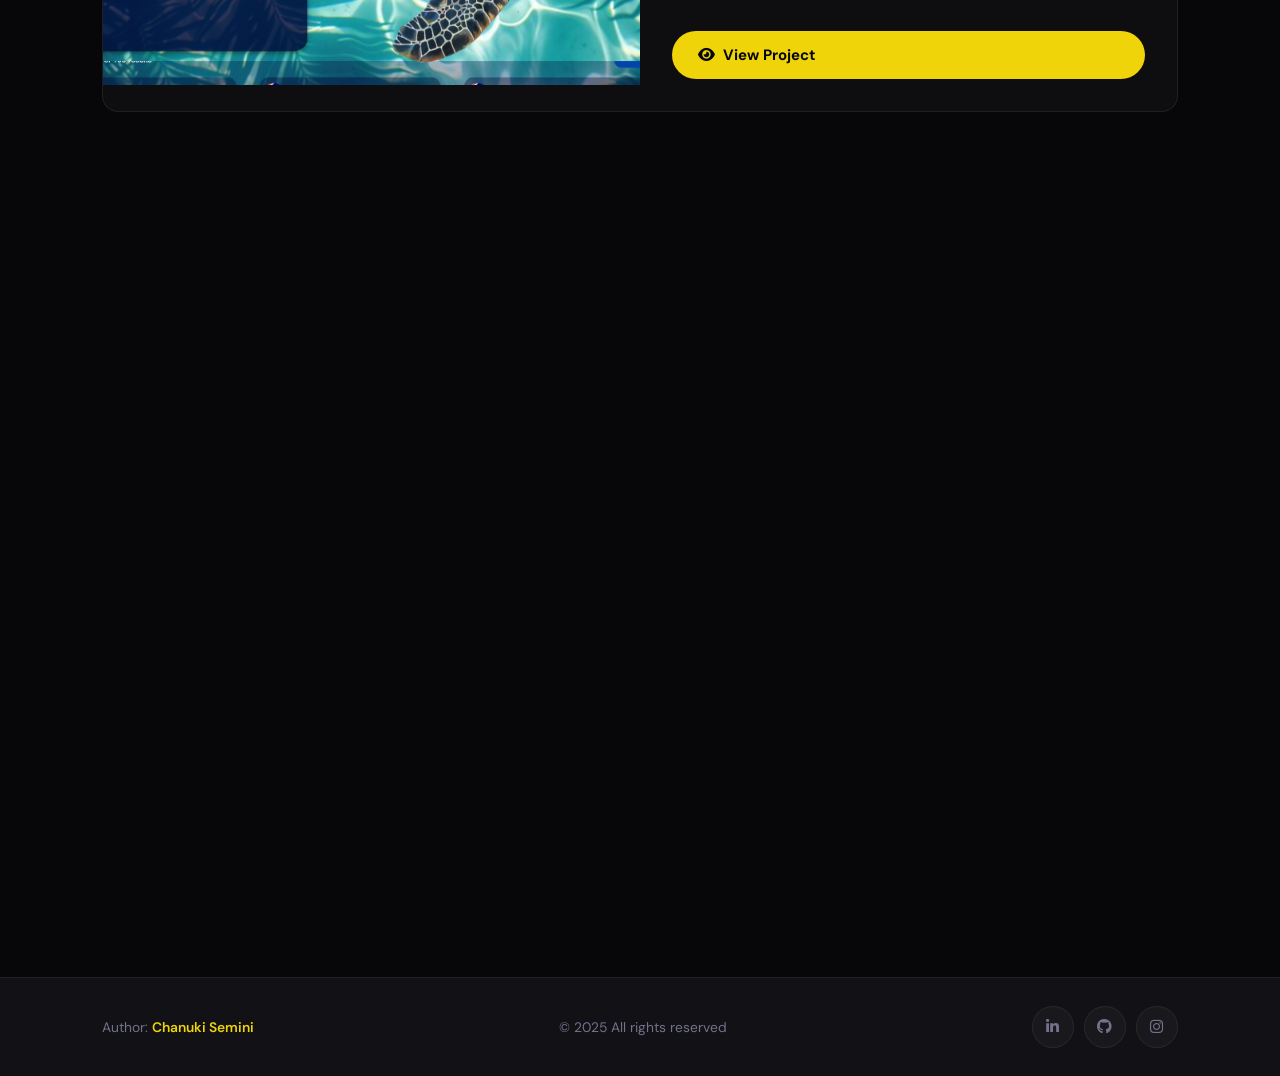
<file: projects.html>
<!DOCTYPE html>
<html lang="en">
<head>
  <meta charset="UTF-8">
  <meta name="viewport" content="width=device-width, initial-scale=1.0">
  <title>Projects — Chanuki Hettiarachchi</title>
  <link rel="stylesheet" href="https://cdnjs.cloudflare.com/ajax/libs/font-awesome/6.5.0/css/all.min.css">
  <link rel="stylesheet" href="https://fonts.googleapis.com/css2?family=DM+Sans:ital,opsz,wght@0,9..40,300;0,9..40,400;0,9..40,500;0,9..40,600;0,9..40,700;1,9..40,400&family=Playfair+Display:ital,wght@0,600;0,700;0,800;1,700&display=swap">
  <link rel="stylesheet" href="styles.css">
</head>
<body>

<canvas id="particles-canvas"></canvas>
<div class="loader" id="loader"><div class="loader-ring"></div><span class="loader-text">Loading...</span></div>
<div class="cursor-glow" id="cursorGlow"></div>

<header id="header">
  <a href="main.html"><img src="photos/logo.png" class="logo" alt="logo"></a>
  <nav>
    <div class="links">
      <a href="index.html"     class="nav-link">Home</a>
      <a href="AboutMe.html"  class="nav-link">About Me</a>
      <a href="projects.html" class="nav-link active">Projects</a>
      <a href="contact.html"  class="nav-link">Contact</a>
    </div>
    <input type="checkbox" id="menu-toggle">
    <label for="menu-toggle" class="menu-icon"><i class="fas fa-bars"></i></label>
    <div class="dropdown">
      <a href="index.html">Home</a>
      <a href="AboutMe.html">About Me</a>
      <a href="projects.html">Projects</a>
      <a href="contact.html">Contact</a>
    </div>
  </nav>
</header>

<div class="project-page">

  <div class="proj-intro rv-up">
    <div class="eyebrow">Portfolio</div>
    <h1 class="section-heading">My <span class="gradient-text">Works</span></h1>
    <p>Each project reflects my creativity, problem-solving skills and passion for learning. From building software solutions to exploring new ideas, I enjoy turning concepts into real, working results.</p>
  </div>

  <div class="proj-list">

<!-- Project 1 — StyloQ -->
<div class="proj-card rv-up" style="animation-delay:.45s">
  <div class="proj-img">
    <img src="photos/Styloq.png" alt="StyloQ Barber App">
    <div class="proj-overlay">
      <a href="https://www.figma.com/design/Zg3QWq7Ai97rXomd0Grq3s/Barber-booking-experience--Community-?node-id=0-1&t=ez08tnwkOPCfXHKt-1" class="overlay-link"><i class="fas fa-figma"></i> View Design</a>
    </div>
  </div>
  <div class="proj-info">
    <div class="proj-tags">
      <span class="tag">Figma</span>
      <span class="tag">React</span>
      <span class="tag">CSS</span>
      <span class="tag">UI/UX</span>
    </div>
    <h2>StyloQ — Barber App</h2>
    <ul class="proj-ul">
      <li>Designed complete UI/UX prototype for all pages using Figma</li>
      <li>Implemented all barber-facing pages including dashboard, profile management and appointment tracking</li>
      <li>Built job vacancy features using React and custom CSS</li>
      <li>Contributed to functional and compatibility testing documentation</li>
    </ul>
    <a href="https://www.figma.com/design/Zg3QWq7Ai97rXomd0Grq3s/Barber-booking-experience--Community-?node-id=0-1&t=ez08tnwkOPCfXHKt-1" class="btn btn-gold"><i class="fas fa-eye"></i> View Project</a>
  </div>
</div>

<!-- Project 2 — Java Sales Management System -->
<div class="proj-card rv-up" style="animation-delay:.6s">
  <div class="proj-img">
    <img src="photos/JavaSalesManagementSystem.png" alt="Sales Management System">
    <div class="proj-overlay">
      <a href="projects/Sales system screenshots.pdf" class="overlay-link"><i class="fas fa-file-pdf"></i> View Report</a>
    </div>
  </div>
  <div class="proj-info">
    <div class="proj-tags">
      <span class="tag">Java</span>
      <span class="tag">JavaFX</span>
      <span class="tag">MySQL</span>
      <span class="tag">MVC</span>
    </div>
    <h2>Sales Management System</h2>
    <ul class="proj-ul">
      <li>Built a retail sales system with secure login, product management and automatic invoice generation</li>
      <li>Designed 6 interactive screens using Java Swing with real-time sales calculations</li>
      <li>Connected Java application to MySQL database using MVC and DAO architecture</li>
      <li>Implemented normalized database schema in 3NF with stored procedures and views</li>
    </ul>
    <a href="projects/Sales system screenshots.pdf" class="btn btn-gold"><i class="fas fa-file-pdf"></i> View Report</a>
  </div>
</div>

    <!-- Project 3 -->
    <div class="proj-card rv-up">
      <div class="proj-img">
        <img src="photos/websiteProject.png" alt="UnderWater Conservation Website">
        <div class="proj-overlay">
          <a href="projects/website/volunteer.html" class="overlay-link"><i class="fas fa-external-link-alt"></i> View Project</a>
        </div>
      </div>
      <div class="proj-info">
        <div class="proj-tags">
          <span class="tag">HTML</span><span class="tag">CSS</span><span class="tag">JavaScript</span>
        </div>
        <h2>UnderWater Website</h2>
        <ul class="proj-ul">
          <li>Designed & developed a full underwater conservation website</li>
          <li>Built splash screen, volunteer page & marine content page</li>
          <li>Added preloader and smooth page redirection</li>
          <li>Integrated multimedia content on ocean pollution</li>
        </ul>
        <a href="projects/website/volunteer.html" class="btn btn-gold"><i class="fas fa-eye"></i> View Project</a>
      </div>
    </div>

    <!-- Project 4 -->
    <div class="proj-card rv-up" style="animation-delay:.15s">
      <div class="proj-img">
        <img src="photos/JavaProject.png" alt="Traffic Data Analysis System">
        <div class="proj-overlay">
          <a href="projects/JavaProject.pdf" class="overlay-link"><i class="fas fa-file-pdf"></i> View PDF</a>
        </div>
      </div>
      <div class="proj-info">
        <div class="proj-tags">
          <span class="tag">Java</span><span class="tag">Data Analysis</span><span class="tag">CSV</span>
        </div>
        <h2>Traffic Data Analysis System</h2>
        <ul class="proj-ul">
          <li>Developed a system to process and visualise CSV-based traffic data</li>
          <li>Implemented data validation for accuracy and consistency</li>
          <li>Generated histograms and graphical vehicle trend reports</li>
          <li>Analysed peak traffic hours for management insights</li>
        </ul>
        <a href="projects/JavaProject.pdf" class="btn btn-gold"><i class="fas fa-file-pdf"></i> View Report</a>
      </div>
    </div>

    <!-- Project 5 -->
    <div class="proj-card rv-up" style="animation-delay:.3s">
      <div class="proj-img">
        <img src="photos/portfolio.png" alt="Portfolio Website">
        <div class="proj-overlay">
          <a href="index.html" class="overlay-link"><i class="fas fa-globe"></i> View Live</a>
        </div>
      </div>
      <div class="proj-info">
        <div class="proj-tags">
          <span class="tag">HTML</span><span class="tag">CSS</span><span class="tag">UX Design</span>
        </div>
        <h2>Portfolio Website</h2>
        <ul class="proj-ul">
          <li>Designed and developed a personal portfolio using HTML & CSS</li>
          <li>Created a responsive layout with smooth navigation</li>
          <li>Showcased skills, projects, and personal interests</li>
          <li>Focused on user-friendly UX and modern colour theme</li>
        </ul>
        <a href="index.html" class="btn btn-gold"><i class="fas fa-globe"></i> View Live</a>
      </div>
    </div>


  </div>
</div>

<footer>
  <div class="footer-inner">
    <p>Author: <span>Chanuki Semini</span></p>
    <p>&copy; 2025 All rights reserved</p>
    <div class="footer-socials">
      <a href="www.linkedin.com/in/chanuki-semini" class="social-btn"><i class="fab fa-linkedin-in"></i></a>
      <a href="https://github.com/ChanukiSemini" class="social-btn"><i class="fab fa-github"></i></a>
      <a href="https://www.instagram.com/_.chanu_04._?igsh=ZmQ0YnA2ODhsZDVt&utm_source=qr" class="social-btn"><i class="fab fa-instagram"></i></a>
    </div>
  </div>
</footer>

<script src="script.js"></script>
</body>
</html>
</file>
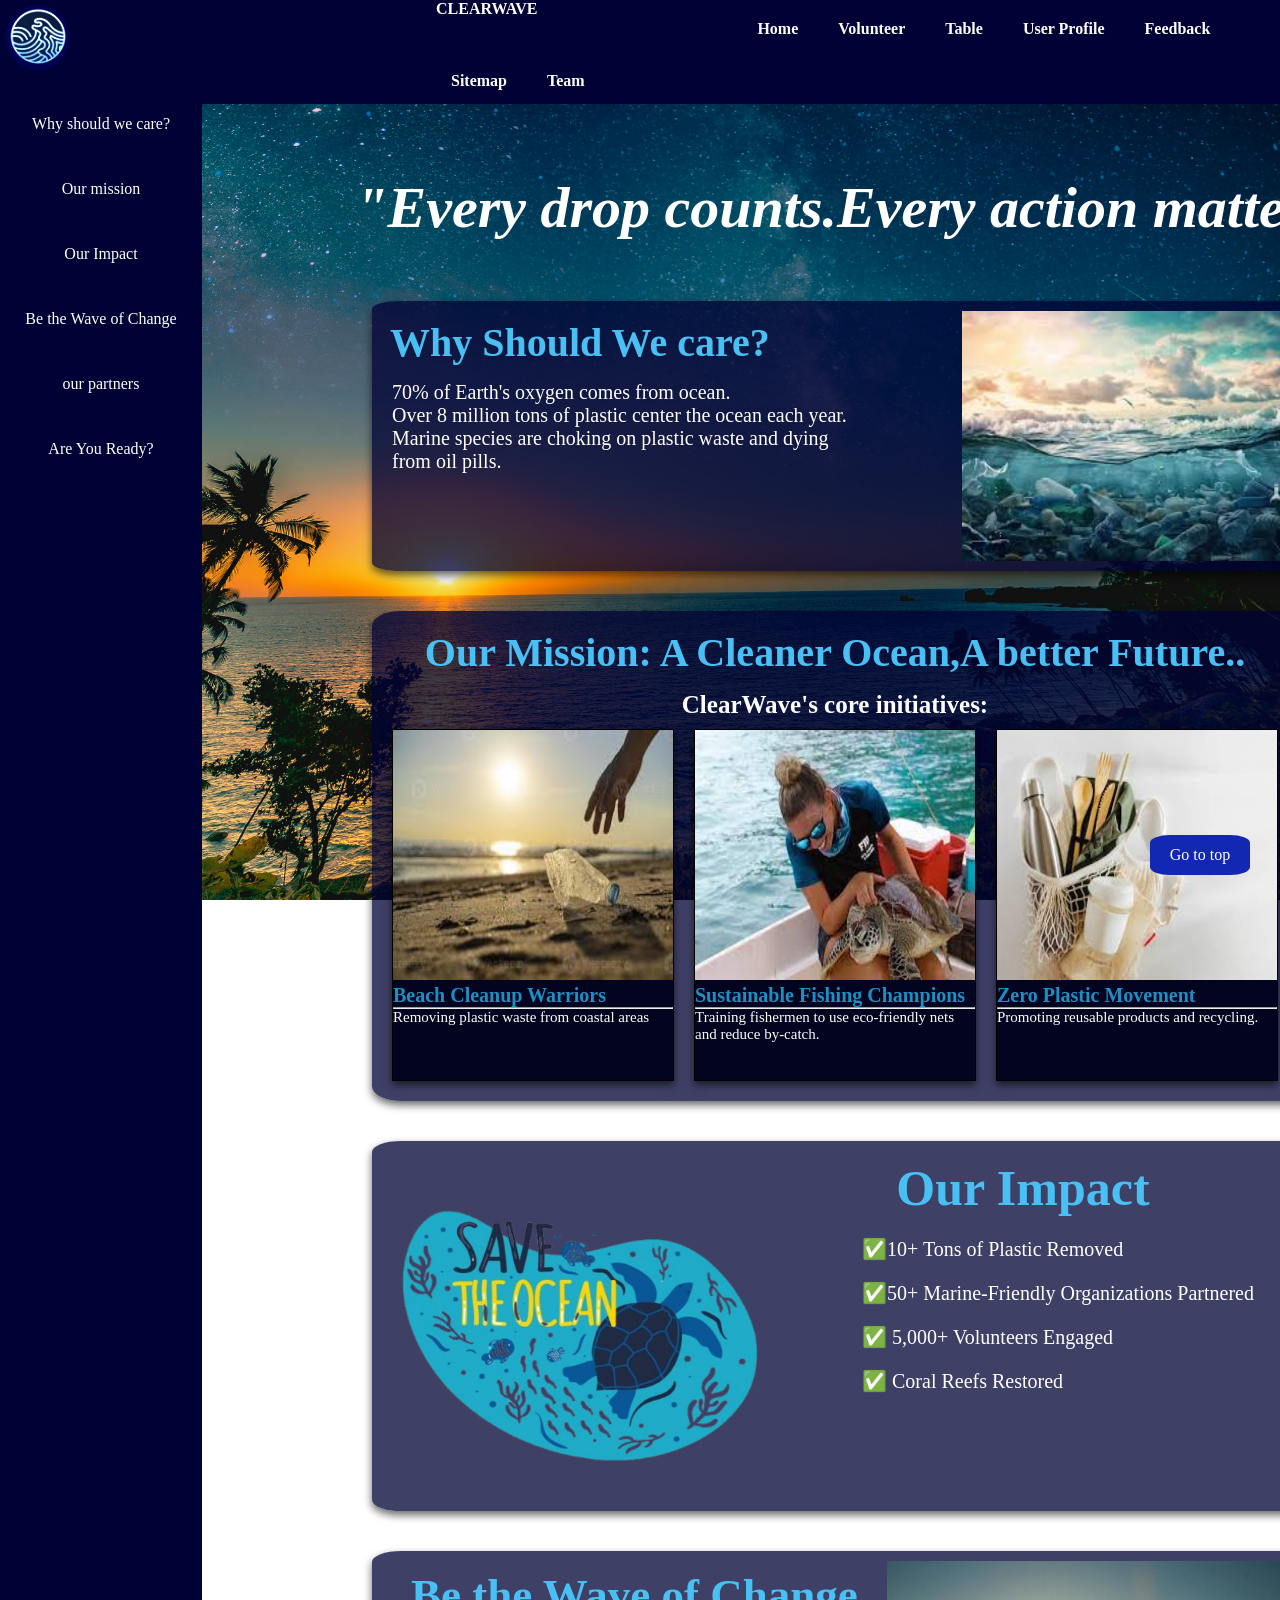
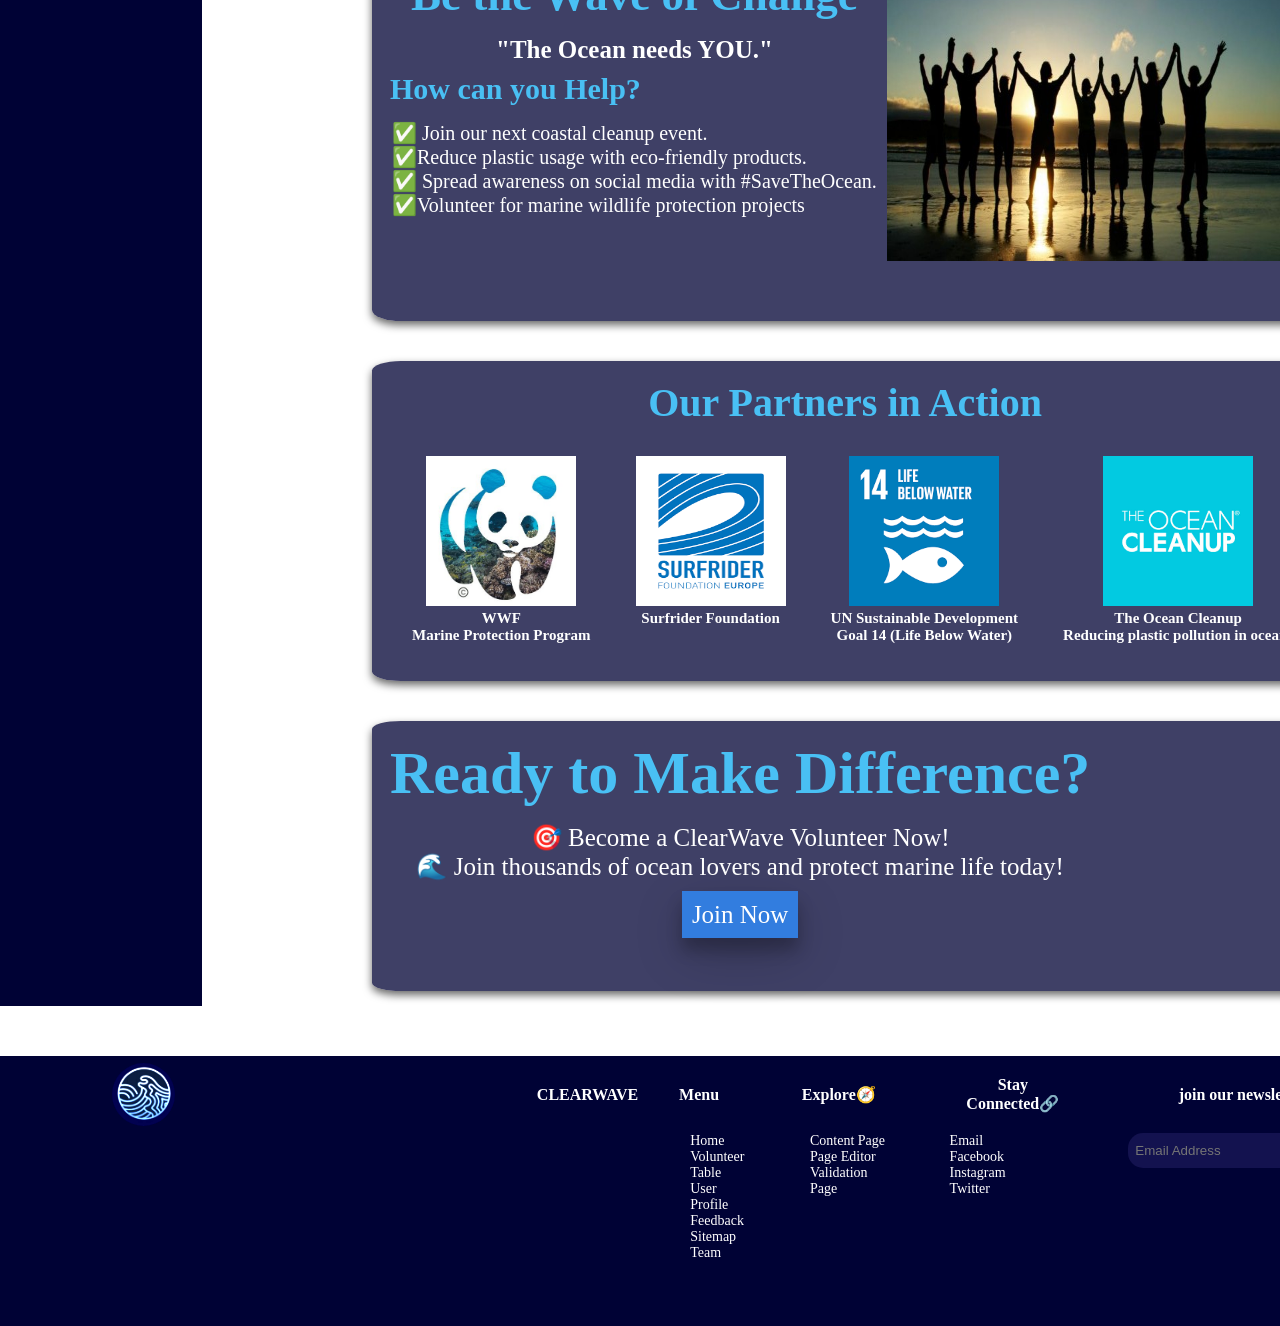
<file: projects/website/Content_ST01.html>
<!DOCTYPE HTML>
<html lang='en'>
        
		<head>
              <!-- Meta charset for character encoding -->
			  <meta charset="UTF-8">

              <!-- Title of the webpage -->
		      <title>Content page ST_01-Chanuki Hettiarachchi</title>

              <!-- Link to external CSS files -->
              <link rel="stylesheet" href="contentstyle.css">
              <link rel="stylesheet" href="global.css">
		</head>


		<body>
            <!-- Navigation Bar -->
            <nav>
                <ul>
                    <!-- Logo and brand name -->
                    <li><img src="images/logo.jpg" alt="Logo of our webpage" class="logo"></li>
                    <li><h4 class="clearwave">CLEARWAVE</h4></li>
                    <li class="nav__menu">  <!-- Navigation links -->
                            <li class="nav__menu__link" id="right"><a href="#Home">Home</a></li>
                            <li class="nav__menu__link"><a href="volunteer.html">Volunteer</a></li>
                            <li class="nav__menu__link"><a href="#Table">Table</a></li>
                            <li class="nav__menu__link"><a href="#User_Profile">User Profile</a></li>
                            <li class="nav__menu__link"><a href="#Feedback">Feedback</a></li>
                            <li class="nav__menu__link"><a href="#Sitemap">Sitemap</a></li>
                            <li class="nav__menu__link"><a href="#Team">Team</a></li>
                    </li>
                </ul>
            </nav>

        <div class="main">  <!-- Main Content Section -->
                <div class="sidebar" id="top"> <!-- Sidebar with links to different sections -->   
                                <ul> 
                                    <li class="sidebarlinks"><a href="#firstcontent"> Why should we care?</a></li>
                                    <li class="sidebarlinks"><a href="#secondcontent">Our mission</a></li>
                                    <li class="sidebarlinks"><a href="#thirdcontent">Our Impact</a></li>
                                    <li class="sidebarlinks"><a href="#forthcontent">Be the Wave of Change</a></li>
                                    <li class="sidebarlinks"><a href="#fifthcontent">our partners</a></li>
                                    <li class="sidebarlinks"><a href="#sixthcontent">Are You Ready?</a></li>
                                </ul>
                </div>

                <div class="Content"> <!-- Content Section -->
                            <!-- Heading with a quote -->
                            <div class="heading">
                                <h1 class="quote"><i>"Every drop counts.Every action matters."</i></h1>
                            </div>
                            <!-- Sections for different content -->
                            <div id="sections">
                                <div id="firstcontent"> <!-- First Section: Why Should We Care? -->
                                        <div class="detail">
                                            <h2 class="care">Why Should We care?</h2>
                                            <ul class ="ul">
                                                <li class="point">70% of Earth's oxygen comes from ocean.</li>
                                                <li class="point">Over 8 million tons of plastic center the ocean each year.</li>
                                                <li class="point">Marine species are choking on plastic waste and dying from oil pills.</li>  
                                            </ul>
                                        </div>
                                        <img src="images/pollutedsea.jpg" alt="pollutedsea" class="imager">

                                                
                                </div>
                                <div id="secondcontent"> <!-- Second Section: Our Mission -->
                                    <div class="detail">
                                        <h2 class="mission">Our Mission: A Cleaner Ocean,A better Future..</h2>
                                        <h3>ClearWave's core initiatives:</h3>
                                        <div class="cards">  <!--flex cards-->
                                            <div class="card"> <!-- Individual initiatives -->
                                                <img src="images/beachclean.jpg" alt="Beach_cleanup" class="cardimg">
                                                <h4 class="name">Beach Cleanup Warriors</h4>
                                                <hr>
                                                <p class="description">Removing plastic waste from coastal areas</p>
                                            </div>

                                            <div class="card">
                                                <img src="images/releasingtutrle.jpg" alt="releasing_turtle" class="cardimg">
                                                <h4 class="name">Sustainable Fishing Champions</h4>
                                                <hr>
                                                <p class="description">Training fishermen to use eco-friendly nets and reduce by-catch.</p>
                                            </div>

                                            <div class="card">
                                                <img src="images/reusable.jpg" alt="Beach_cleanup" class="cardimg">
                                                <h4 class="name">Zero Plastic Movement</h4>
                                                <hr>
                                                <p class="description">Promoting reusable products and recycling.</p>
                                            </div>
                                        </div>
                                    </div>
                                </div>
                                <div id="thirdcontent"> <!-- Individual initiatives -->
                                    <img src="images/saveocean.png" alt="saveocean" class="imagel">
                                    <div class="detail">
                                        <h2 class="impact">Our Impact</h2>
                                        <ul class ="ul">
                                            <li class="point"> ✅10+ Tons of Plastic Removed</li>
                                            <li class="point">✅50+ Marine-Friendly Organizations Partnered</li>
                                            <li>✅ 5,000+ Volunteers Engaged</li>
                                            <li>✅ Coral Reefs Restored</li>
                                        </ul>
                                    </div>

                                </div>

                                <div id="forthcontent">  <!-- Fourth Section: Be the Wave of Change -->
                                    <div class="detail">
                                        <h2 class="change">Be the Wave of Change</h2>
                                        <h3>"The Ocean needs YOU."</h3>
                                        <h2 class="howcanhelp">How can you Help?</h2>
                                        <ul class ="ul">
                                            <li> ✅ Join our next coastal cleanup event.</li>
                                            <li>✅Reduce plastic usage with eco-friendly products.</li>
                                            <li>✅ Spread awareness on social media with #SaveTheOcean.</li>
                                            <li>✅Volunteer for marine wildlife protection projects</li>
                                        </ul>
                                    </div>
                                    <img src="images/together.jpg" alt="together" class="imaget">
                                </div>

                                <div id="fifthcontent"> <!-- Fifth Section: Partners -->
                                    <div class="detail">
                                        <div class="partnerdetails">
                                            <h2 class="partners">Our Partners in Action</h2>
                                            <div class="cards">
                                                <div class="partnerlogo">  <!-- Partner logos -->
                                                    <img src="images/wwf.jpg" alt="wwf" class="partnerimg">
                                                    <h3>WWF <br> Marine Protection Program</h3>
                                                </div>

                                                <div class="partnerlogo">
                                                    <img src="images/surfrider.png" alt="surfrider" class="partnerimg">
                                                    <h3>Surfrider Foundation</h3>
                                                </div>

                                                <div class="partnerlogo">
                                                    <img src="images/lifebelow.png" alt="lifebelowwater" class="partnerimg">
                                                    <h3>UN Sustainable Development<br> Goal 14 (Life Below Water)</h3>
                                                </div>
                                                <div class="partnerlogo">
                                                    <img src="images/ocean_cleanup.png" alt="Ocean_cleanup" class="partnerimg">
                                                    <h3>The Ocean Cleanup<br> Reducing plastic pollution in oceans</h3>
                                                </div>
                                            </div>
                                        </div>
                                    </div>            
                                </div>

                                <div id="sixthcontent"> <!-- sixth Section: Partners -->
                                    <div class="detail">
                                            <h2 class="makedifference">Ready to Make Difference?</h2>
                                            <p>🎯 Become a ClearWave Volunteer Now!<br>
                                                🌊 Join thousands of ocean lovers and protect marine life today!</p>
                                            <div class="button-container"> <!--Join now button-->
                                                   <p class="joinnow"><a href="volunteerpagevalidated.html">Join Now</a></p>
                                            </div>
                                    </div>
                                </div>
                            </div>
                    </div>
                    <p class="scroll-up"><a href="#top">Go to top</a></p> <!--scroll up button which go to top in a single click-->
                
                </div>        

           <footer> <!-- Footer section with links and subscription form -->
            <table>
                <tr>
                <th><img src="images/logo.jpg" alt="Logo of our webpage" class="logo"></th>
                <th style="padding-left:6px;">CLEARWAVE</th>
                <th style="padding-left:0px;" class="head">Menu</th>
                <th style="padding-left:20px;" class="head">Explore&#129517;</th>
                <th style="padding-left:50px;" class="head">Stay Connected&#128279;</th>
                <th style="padding-left:50px;" class="head">join our newsletter</th>
                </tr>
                
                <tr class="links">
                    <td></td>
                    <td></td>
                    
                    <td>
                    <ol>
                        <li><a href="#Home">Home</a></li>
                        <li><a href="volunteer.html">Volunteer</a></li>
                        <li><a href="#Table">Table</a></li>
                        <li><a href="#User_Profile">User Profile</a></li>
                        <li><a href="#Feedback">Feedback</a></li>
                        <li><a href="#Sitemap">Sitemap</a></li>
                        <li><a href="#Team">Team</a></li>
                    </ol>
                    </td>
                    
                    <td>
                    <ol>
                        <li><a href="Content_ST01.html">Content Page</a></li>
                        <li><a href="PageEditor_ST01.html">Page Editor</a></li>
                        <li><a href="validation_ST01.html">Validation Page</a></li>
                    </ol>
                    </td>
                    
                    <td>
                    <ol>
                        <li><a href="https://www.gmail.com/">Email</a></li>
                        <li><a href="https://www.facebook.com/">Facebook</a></li>
                        <li><a href="https://www.instagram.com/">Instagram</a></li>
                        <li><a href="https://x.com/?lang=en">Twitter</a></li>
                    </ol>
                    </td>
                    
                    <td>
                        <div class="input-wrapper">
                            <input type="email" name="email" placeholder="  Email Address" class="inputTag" size="20">
                            <button>Submit</button>
                        </div>
                    </td>
                </tr>
            </table>
        </footer>

		</body>
</html>
</file>
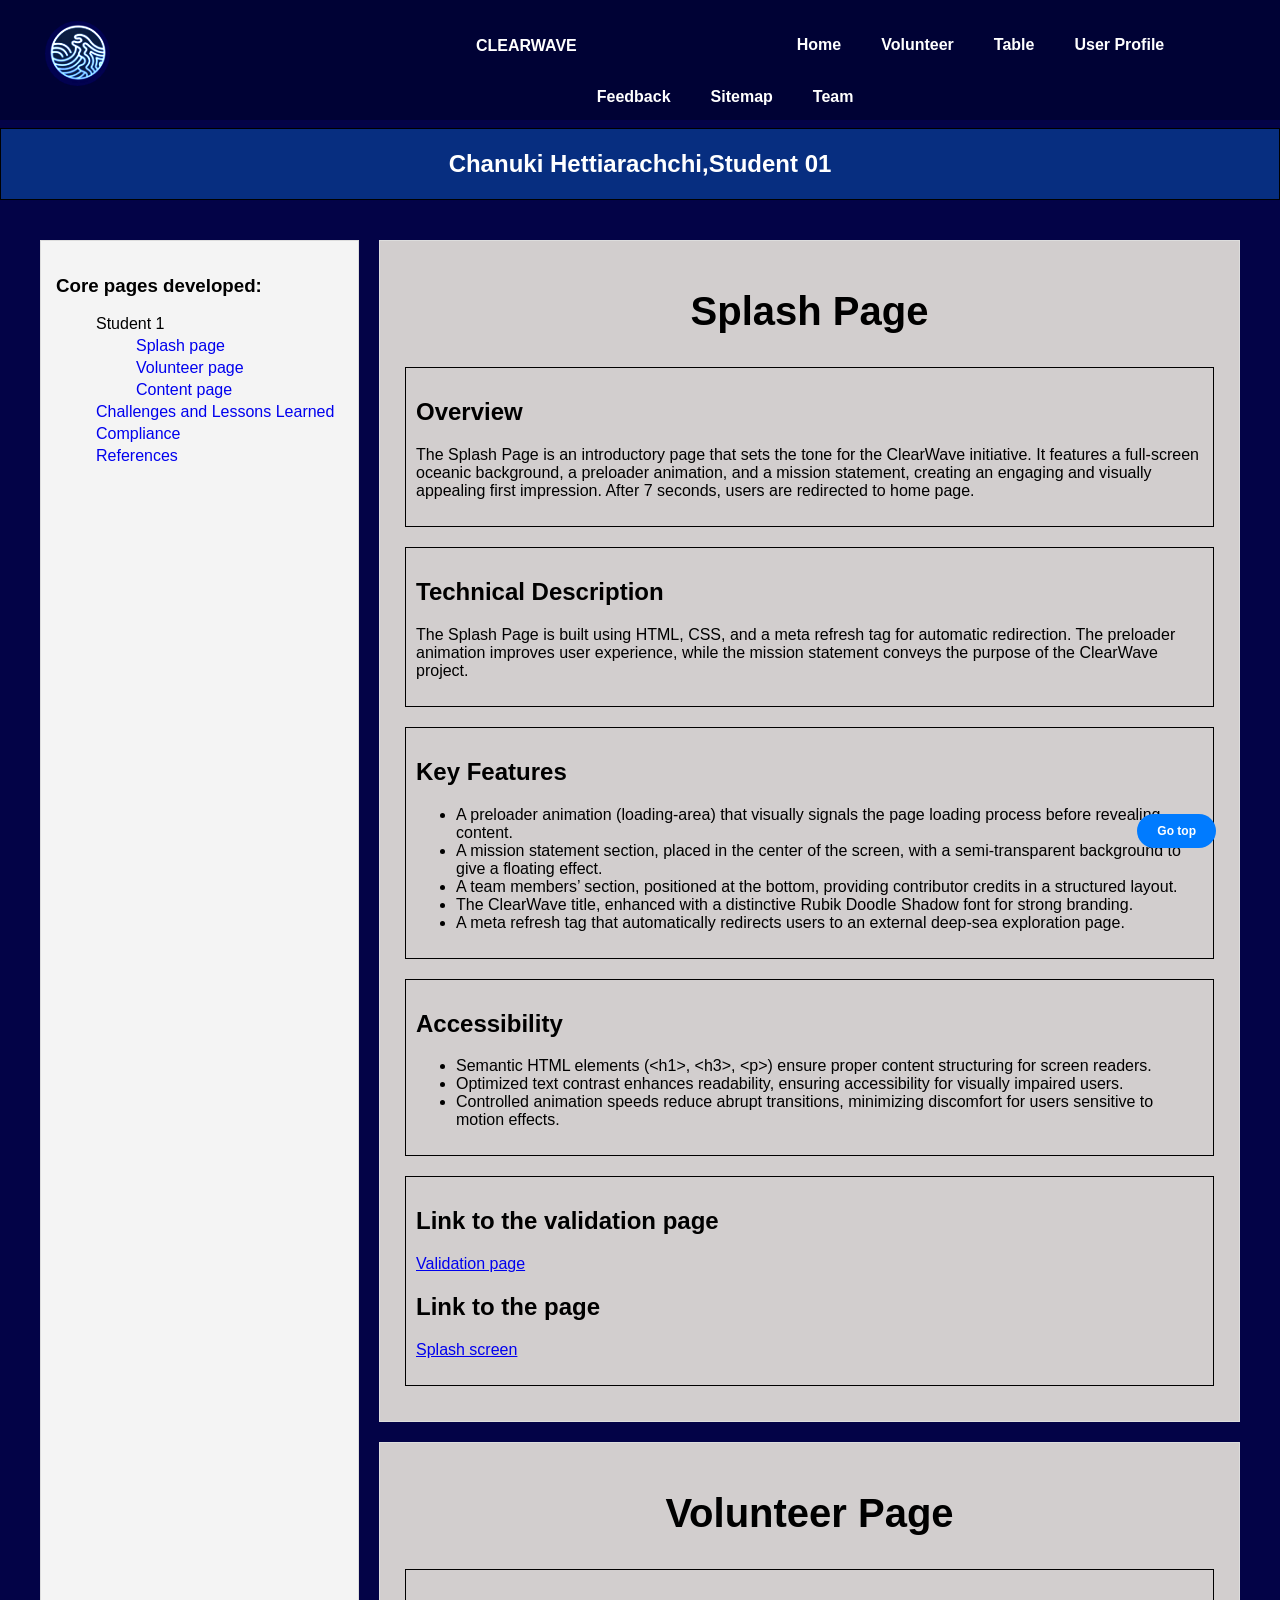
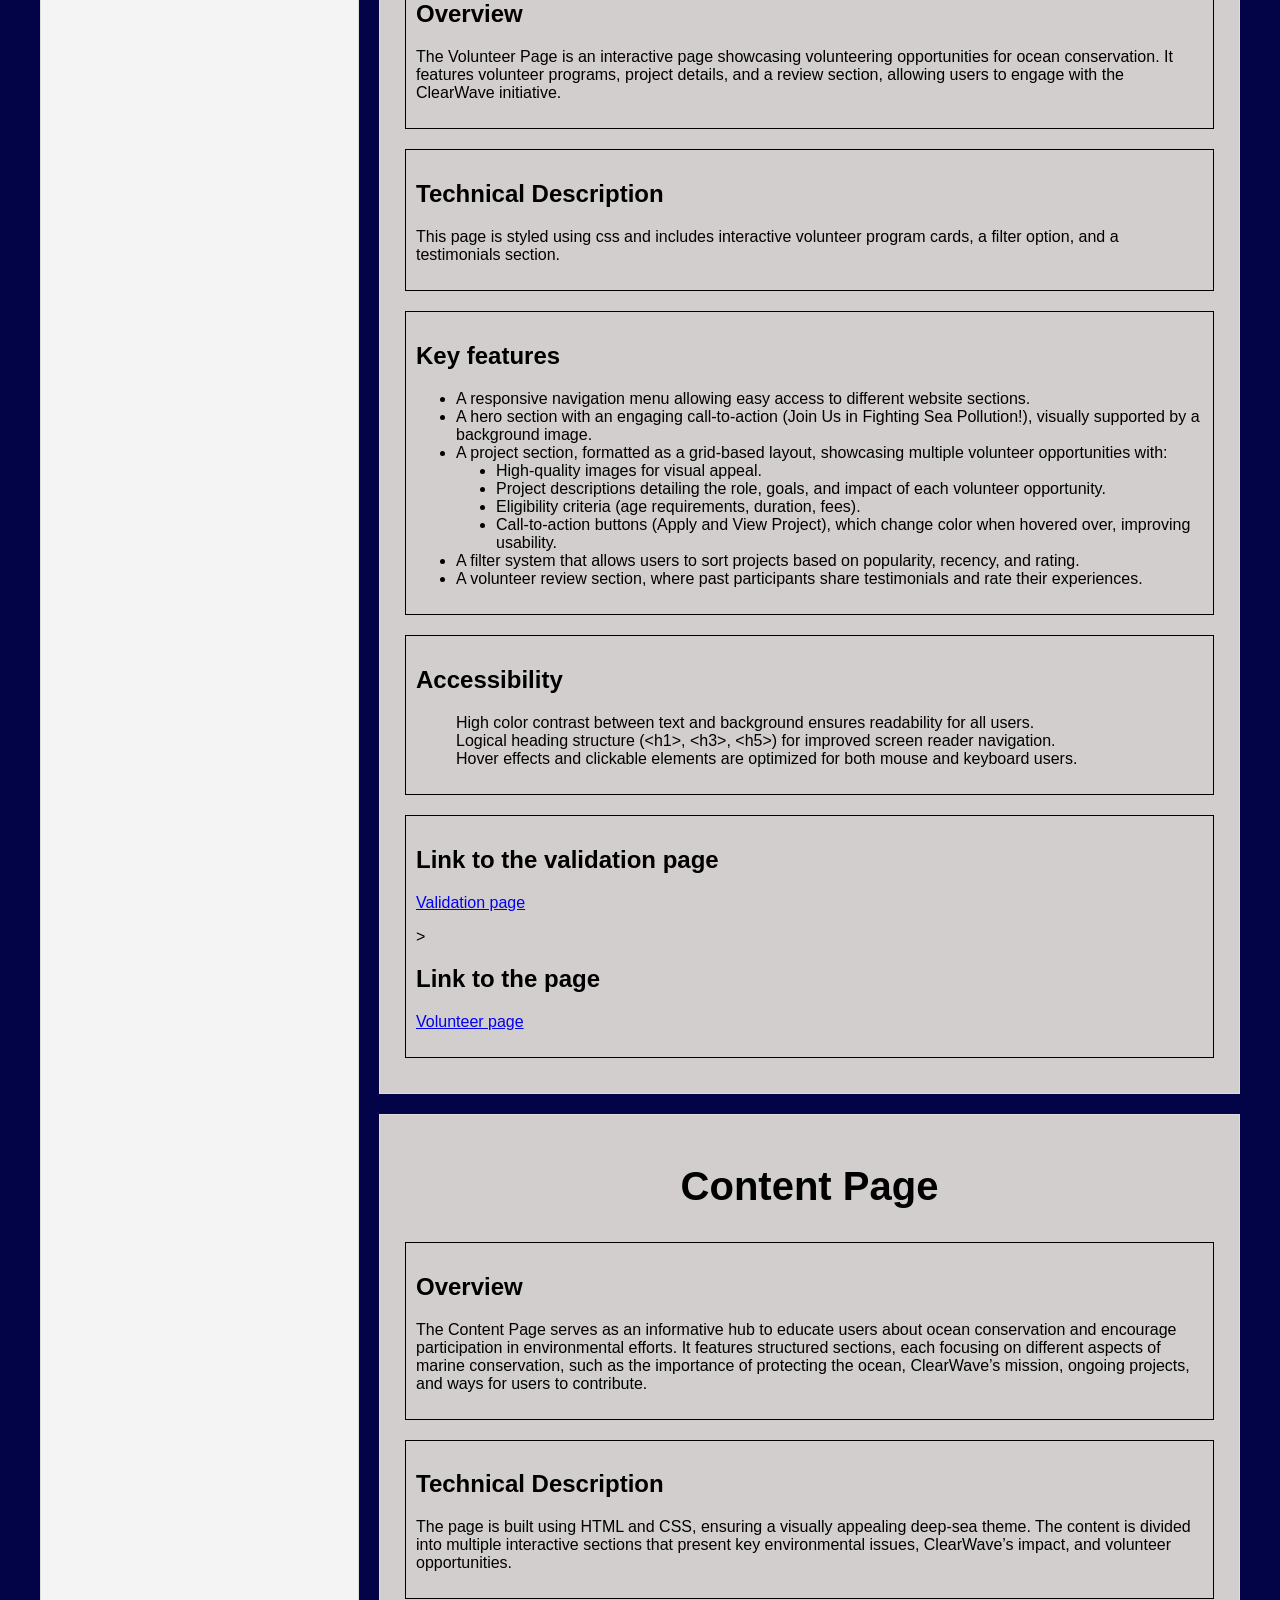
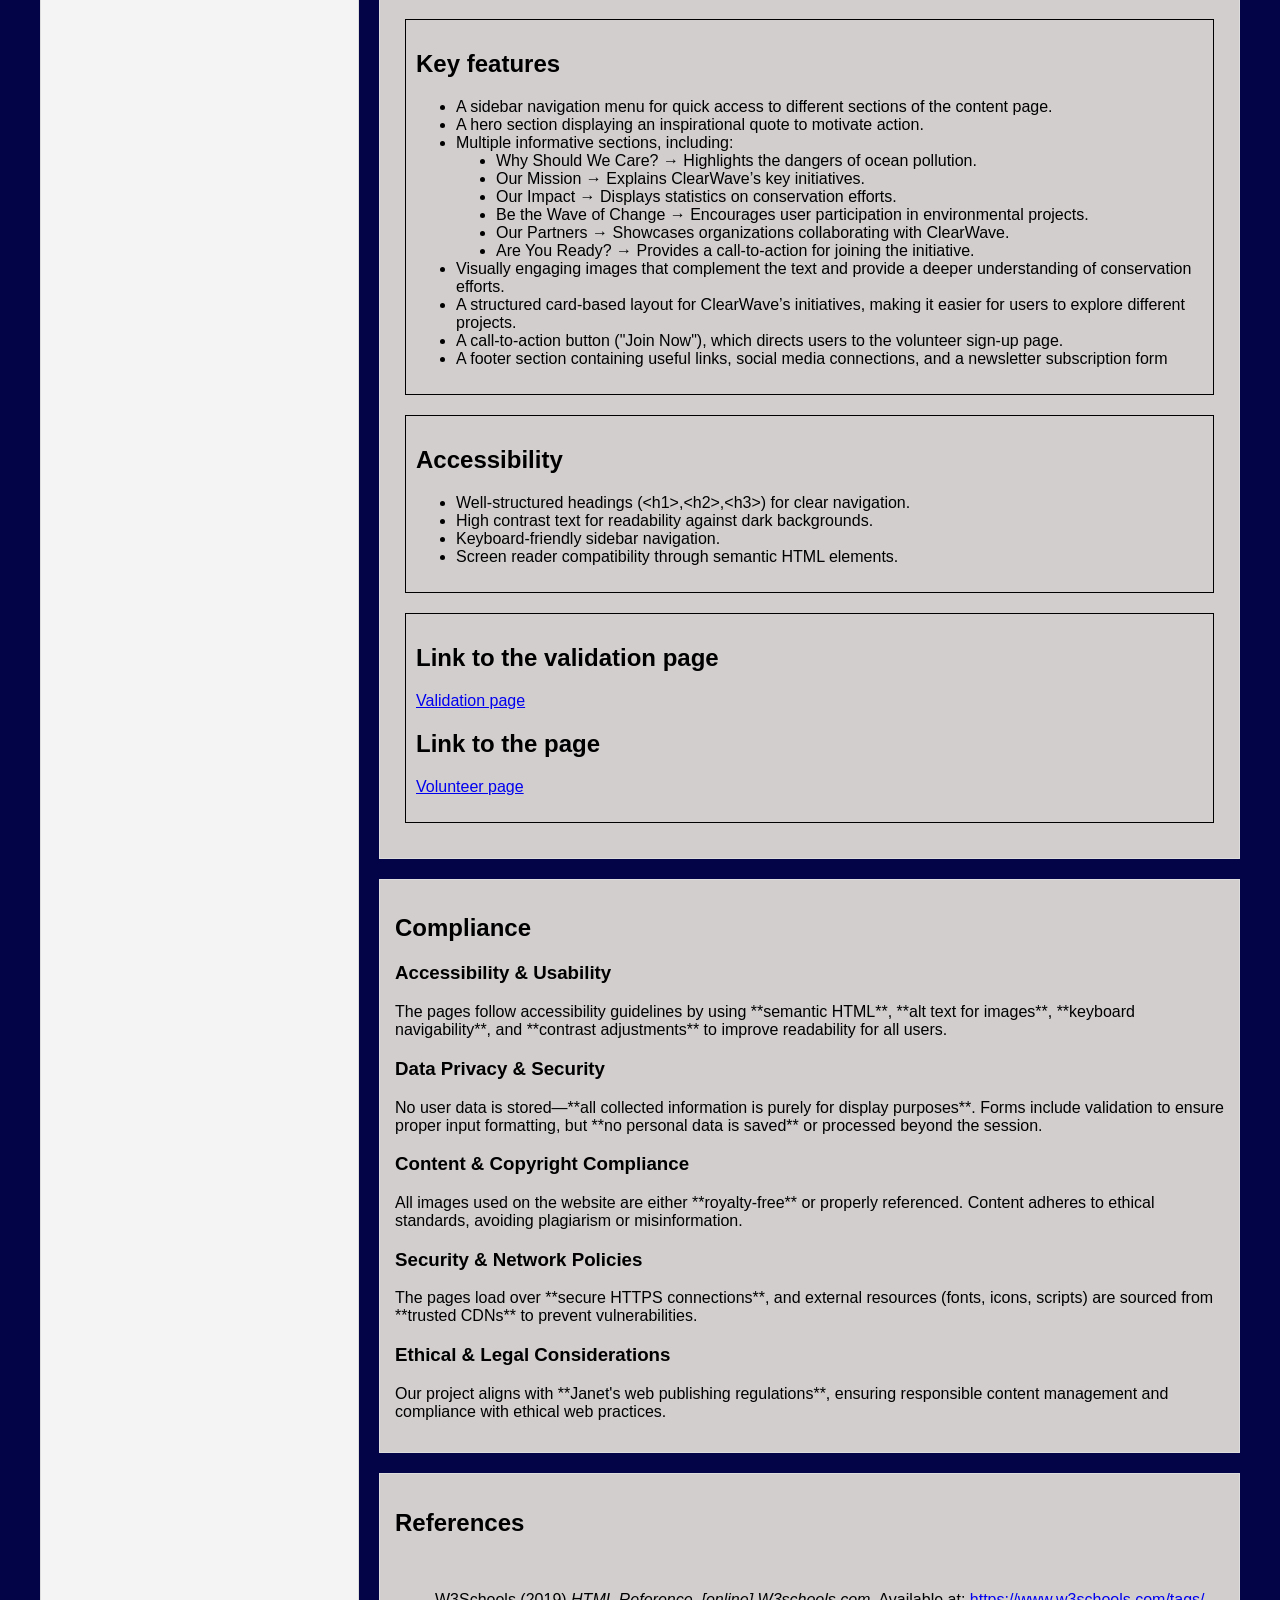
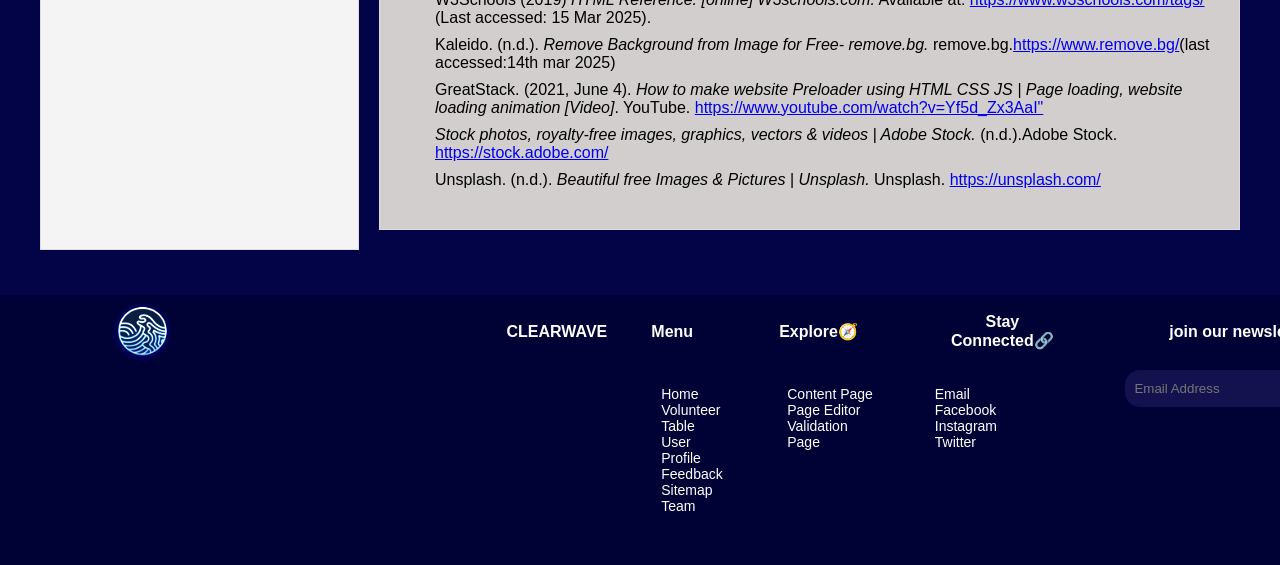
<file: projects/website/PageEditor_ST01.html>
<!DOCTYPE html>
<html lang="en">
<head>
    <meta charset="UTF-8">
    <meta name="viewport" content="width=device-width, initial-scale=1.0">
    <title>Page Editor ST_01-Chanuki Hettiarachchis</title> <!--title of the webpage-->
    <link rel="stylesheet" href="global.css"> <!--external css style links-->
    
    <link rel="stylesheet" href="pageEditor_validator.css"> <!-- External CSS link -->

</head>
<body>
    <!--navigation bar-->
    <nav>
		<ul>
			<li><img src="images/logo.jpg" alt="Logo of our webpage" class="logo"></li>
			<li><h4 class="clearwave">CLEARWAVE</h4></li>
			<div class="nav__menu"><li> <!--navigation bar links-->
					<li class="nav__menu__link" id="right"><a href="#Home">Home</a></li>
					<li class="nav__menu__link"><a href="volunteer.html">Volunteer</a></li>
					<li class="nav__menu__link"><a href="#Table">Table</a></li>
					<li class="nav__menu__link"><a href="#User_Profile">User Profile</a></li>
					<li class="nav__menu__link"><a href="#Feedback">Feedback</a></li>
					<li class="nav__menu__link"><a href="#Sitemap">Sitemap</a></li>
					<li class="nav__menu__link"><a href="#Team">Team</a></li>
			</li></div>
		</ul>
	</nav>
    <section class="stud">
        <h2>Chanuki Hettiarachchi,Student 01</h2>
    </section>

    <div class="container">
        <!-- Main content area -->
        <main>
            <!--Splash page section-->
            <section> 
                <h1 id="splash">Splash Page</h1>
                    <div class="overview">
                    <h2>Overview</h2>
                    <p>The Splash Page is an introductory page that sets the tone for the ClearWave initiative. It features a full-screen oceanic background, a preloader animation, and a mission statement, creating an engaging and visually appealing first impression. After 7 seconds, users are redirected to home page.</p>
                    </div>

                    <div class="techdescription">
                        <h2>Technical Description</h2>
                            <p>The Splash Page is built using HTML, CSS, and a meta refresh tag for automatic redirection. The preloader animation improves user experience, while the mission statement conveys the purpose of the ClearWave project.</p>
                    </div>
                    <div class="keyfeatures">
                    <h2>Key Features</h2>
                    <ul class="ul">
                        <li>A preloader animation (loading-area) that visually signals the page loading process before revealing content.</li>
                        <li>A mission statement section, placed in the center of the screen, with a semi-transparent background to give a floating effect.</li>
                        <li>A team members’ section, positioned at the bottom, providing contributor credits in a structured layout.</li>
                        <li>The ClearWave title, enhanced with a distinctive Rubik Doodle Shadow font for strong branding.</li>
                        <li>A meta refresh tag that automatically redirects users to an external deep-sea exploration page.</li>
                    </ul>
                    </div>

                    <div class="accessibility">
                    <h2>Accessibility</h2>
                    <ul class="ul">
                        <li>Semantic HTML elements (&lt;h1&gt;, &lt;h3&gt;, &lt;p&gt;) ensure proper content structuring for screen readers.</li>
                        <li>Optimized text contrast enhances readability, ensuring accessibility for visually impaired users.</li>
                        <li>Controlled animation speeds reduce abrupt transitions, minimizing discomfort for users sensitive to motion effects.</li>
                    </ul>
                    </div>

                    <div class="links">
                    <h2>Link to the validation page</h2> 
                        <p><a href="validation_ST01.html">Validation page</a></p> <!--link to the validation page-->
                    <h2>Link to the page</h2>
                        <p><a href="splash.html">Splash screen</a></p> <!--link to the splash screen-->
                    </div>          
                    </section>
            
                    <!--volunteer page section-->
            <section>
                <h2 id="volunteer">Volunteer Page</h1>
                    <div class="overview">
                    <h2>Overview</h2>
                    <p>The Volunteer Page is an interactive page showcasing volunteering opportunities for ocean conservation. It features volunteer programs, project details, and a review section, allowing users to engage with the ClearWave initiative.</p>
                    </div>

                    <div class="techdescription">
                    <h2>Technical Description</h2>
                    <p>This page is styled using css and includes interactive volunteer program cards, a filter option, and a testimonials section.</p>
                    </div>

                    <div class="keyfeatures">
                    <h2>Key features</h2>
                        <ul class="ul">
                            <li>A responsive navigation menu allowing easy access to different website sections.</li>
                            <li>A hero section with an engaging call-to-action (Join Us in Fighting Sea Pollution!), visually supported by a background image.</li>
                            <li>A project section, formatted as a grid-based layout, showcasing multiple volunteer opportunities with:
                                <ul type="ul">
                                    <li>High-quality images for visual appeal.
                                    <li>Project descriptions detailing the role, goals, and impact of each volunteer opportunity.</li>
                                    <li>Eligibility criteria (age requirements, duration, fees).</li>
                                    <li>Call-to-action buttons (Apply and View Project), which change color when hovered over, improving usability.</li>
                                </ul></li>
                            <li>A filter system that allows users to sort projects based on popularity, recency, and rating.</li>
                            <li>A volunteer review section, where past participants share testimonials and rate their experiences.</li>
                        </ul>
                    </div>
                    
                    <div class="accessibility">
                    <h2>Accessibility</h2>
                        <ul type="disc">
                            <li>High color contrast between text and background ensures readability for all users.</li>
                            <li>Logical heading structure (&lt;h1&gt;, &lt;h3&gt;, &lt;h5&gt;) for improved screen reader navigation.</li>
                            <li>Hover effects and clickable elements are optimized for both mouse and keyboard users.</li>
                        </ul>
                    </div>
                    
                    <div class="links">
                    <h2>Link to the validation page</h2>
                        <p><a href="validation_ST01.html">Validation page</a></p> > <!--link to the validation page-->

                        
                    <h2>Link to the page</h2>
                        <p><a href="volunteer.html">Volunteer page</a></p> <!--link to the volunteer page-->
                    </div>
            </section>
            
            <!--content page section-->
            <section> 
                <h1 id="content">Content Page</h1>
                    <div class="overview">
                    <h2>Overview</h2>
                    <p>The Content Page serves as an informative hub to educate users about ocean conservation and encourage participation in environmental efforts. It features structured sections, each focusing on different aspects of marine conservation, such as the importance of protecting the ocean, ClearWave’s mission, ongoing projects, and ways for users to contribute.</p>
                    </div>

                    <div class="techdescription">
                    <h2>Technical Description</h2>
                    <p>The page is built using HTML and CSS, ensuring a visually appealing deep-sea theme. The content is divided into multiple interactive sections that present key environmental issues, ClearWave’s impact, and volunteer opportunities.</p>
                    </div>

                    <div class="keyfeatures">
                    <h2>Key features</h2>
                        <ul class="ul">
                        <li>A sidebar navigation menu for quick access to different sections of the content page.</li>
                        <li>A hero section displaying an inspirational quote to motivate action.</li>
                        <li>Multiple informative sections, including:</li>
                            <ul>
                                <li>Why Should We Care? → Highlights the dangers of ocean pollution.</li>
                                <li>Our Mission → Explains ClearWave’s key initiatives.</li>
                                <li>Our Impact → Displays statistics on conservation efforts.</li>
                                <li>Be the Wave of Change → Encourages user participation in environmental projects.</li>
                                <li>Our Partners → Showcases organizations collaborating with ClearWave.</li>
                                <li>Are You Ready? → Provides a call-to-action for joining the initiative.</li>
                            </ul>
                        <li>Visually engaging images that complement the text and provide a deeper understanding of conservation efforts.</li>
                        <li>A structured card-based layout for ClearWave’s initiatives, making it easier for users to explore different projects.</li>
                        <li>A call-to-action button ("Join Now"), which directs users to the volunteer sign-up page.</ll>
                        <li>A footer section containing useful links, social media connections, and a newsletter subscription form</li>
                        </ul>
                    </div>
                    
                    <div class="accessibility">
                    <h2>Accessibility</h2>
                        <ul class="ul">
                            <li>Well-structured headings (&lt;h1&gt;,&lt;h2&gt;,&lt;h3&gt;) for clear navigation.</li>
                            <li>High contrast text for readability against dark backgrounds.</li>
                            <li>Keyboard-friendly sidebar navigation.</li>
                            <li>Screen reader compatibility through semantic HTML elements.</li>
                        </ul>
                    </div>
                    
                    <div class="links">
                    <h2>Link to the validation page</h2>
                        <p><a href="validation_ST01.html">Validation page</a></p> <!--link to the validaton page-->

                        
                    <h2>Link to the page</h2>
                        <p><a href="content.html">Volunteer page</a></p> <!--link to the content page-->
                    </div>
            </section>

            <section> <!--compilance section-->
                <h1 id="compliance"> Compliance</h1>
                    <h3>Accessibility & Usability</h3>
                        <p>The pages follow accessibility guidelines by using **semantic HTML**, **alt text for images**, **keyboard navigability**, and **contrast adjustments** to improve readability for all users.</p>
                        
                    <h3>Data Privacy & Security</h3>
                        <p>No user data is stored—**all collected information is purely for display purposes**. Forms include validation to ensure proper input formatting, but **no personal data is saved** or processed beyond the session.</p>
                    <h3>Content & Copyright Compliance</h3>
                        <p>All images used on the website are either **royalty-free** or properly referenced. Content adheres to ethical standards, avoiding plagiarism or misinformation.</p>
                        
                    <h3>Security & Network Policies</h3>
                        <p>The pages load over **secure HTTPS connections**, and external resources (fonts, icons, scripts) are sourced from **trusted CDNs** to prevent vulnerabilities.</p>
                        
                    <h3>Ethical & Legal Considerations</h3>
                        <p>Our project aligns with **Janet's web publishing regulations**, ensuring responsible content management and compliance with ethical web practices.</p>

                    
            </section>

            <section>
                <h2 id="ref">References</h2> <!--references-->
                <br>
                    <ul class="ref">
                        <li>W3Schools (2019) <i>HTML Reference. [online] W3schools.com.</i> Available at: <a href="https://www.w3schools.com/tags/">https://www.w3schools.com/tags/</a> (Last accessed: 15 Mar 2025).</li>
                        <li>Kaleido. (n.d.). <i>Remove Background from Image for Free- remove.bg.</i>  remove.bg.<a href="https://www.remove.bg/">https://www.remove.bg/</a>(last accessed:14th mar 2025)</li>
                        <li>GreatStack. (2021, June 4). <i>How to make website Preloader using HTML CSS JS | Page loading, website loading animation [Video]</i>. YouTube. <a href="https://www.youtube.com/watch?v=Yf5d_Zx3AaI">https://www.youtube.com/watch?v=Yf5d_Zx3AaI"</a></li>
                        <li><i>Stock photos, royalty-free images, graphics, vectors & videos | Adobe Stock.</i> (n.d.).Adobe Stock. <a href="https://stock.adobe.com/">https://stock.adobe.com/</a></li>
                        <li>Unsplash. (n.d.). <i>Beautiful free Images & Pictures | Unsplash.</i> Unsplash. <a href="https://unsplash.com/">https://unsplash.com/</a></li>
                    </ul>
            </section>

            <p class="top"><a href="#top">Go top</a></p> <!--back to top button-->
        </main>

        <!-- Sidebar area -->
        <aside>
            <h3>Core pages developed:</h3>

       
            <ul class="top-level-ul">
                
                <li>Student 1</li>
                    <ul> 
                        <li><a href="#splash">Splash page</a></li>
                        <li><a href="#volunteer">Volunteer page</a></li>
                        <li><a href="#content">Content page</a></li>
                    </ul>
                <li><a href="#challenge">Challenges and Lessons Learned</a></li>
                <li><a href="#compliance">Compliance</a></li>
                <li><a href="#ref">References</a></li>
            </ul>
        </aside>
    </div>
    <footer>  <!-- Footer section -->
		<table>
			<tr>
			<th><img src="images/logo.jpg" alt="Logo of our webpage" class="logo"></th>
			<th style="padding-left:6px;"><h4 class="footerclearwave">CLEARWAVE</h4></th>
			<th style="padding-left:-15px;" id="head">Menu</th>
			<th style="padding-left:20px;" id="head">Explore&#129517</th>
			<th style="padding-left:50px;" id="head">Stay Connected&#128279</th>
			<th style="padding-left:50px;" id="head"><h4>join our newsletter</h4></th>
			</tr>
			
			<tr class="links">
				<td></td>
				<td></td>
				
				<td>
				<ol>
					<li><a href="#Home">Home</a></li>
					<li><a href="volunteer.html">Volunteer</a></li>
					<li><a href="#Table">Table</a></li>
					<li><a href="#User Profile">User Profile</a></li>
					<li><a href="#Feedback">Feedback</a></li>
					<li><a href="#Sitemap">Sitemap</a></li>
					<li><a href="#Team">Team</a></li>
				</ol>
				</td>
				
				<td>
				<ol>
					<li><a href="Content_ST01.html">Content Page</a></li>
					<li><a href="PageEditor_ST01.html">Page Editor</a></li>
					<li><a href="validation_ST01.html">Validation Page</a></li>
				</ol>
				</td>
				
				<td>
				<ol>
					<li><a href="https://www.gmail.com/">Email</a></li>
					<li><a href="https://www.facebook.com/">Facebook</a></li>
					<li><a href="https://www.instagram.com/">Instagram</a></li>
					<li><a href="https://x.com/?lang=en">Twitter</a></li>
				</ol>
				</td>
				
				<td>
					<div class="input-wrapper">
						<input type="email" name="email" placeholder="  Email Address" class="inputTag" size="20">
						<button>Submit</button>
					</div>
				</td>
			</tr>
		</table>
	</footer>
</body>
</html>
</file>
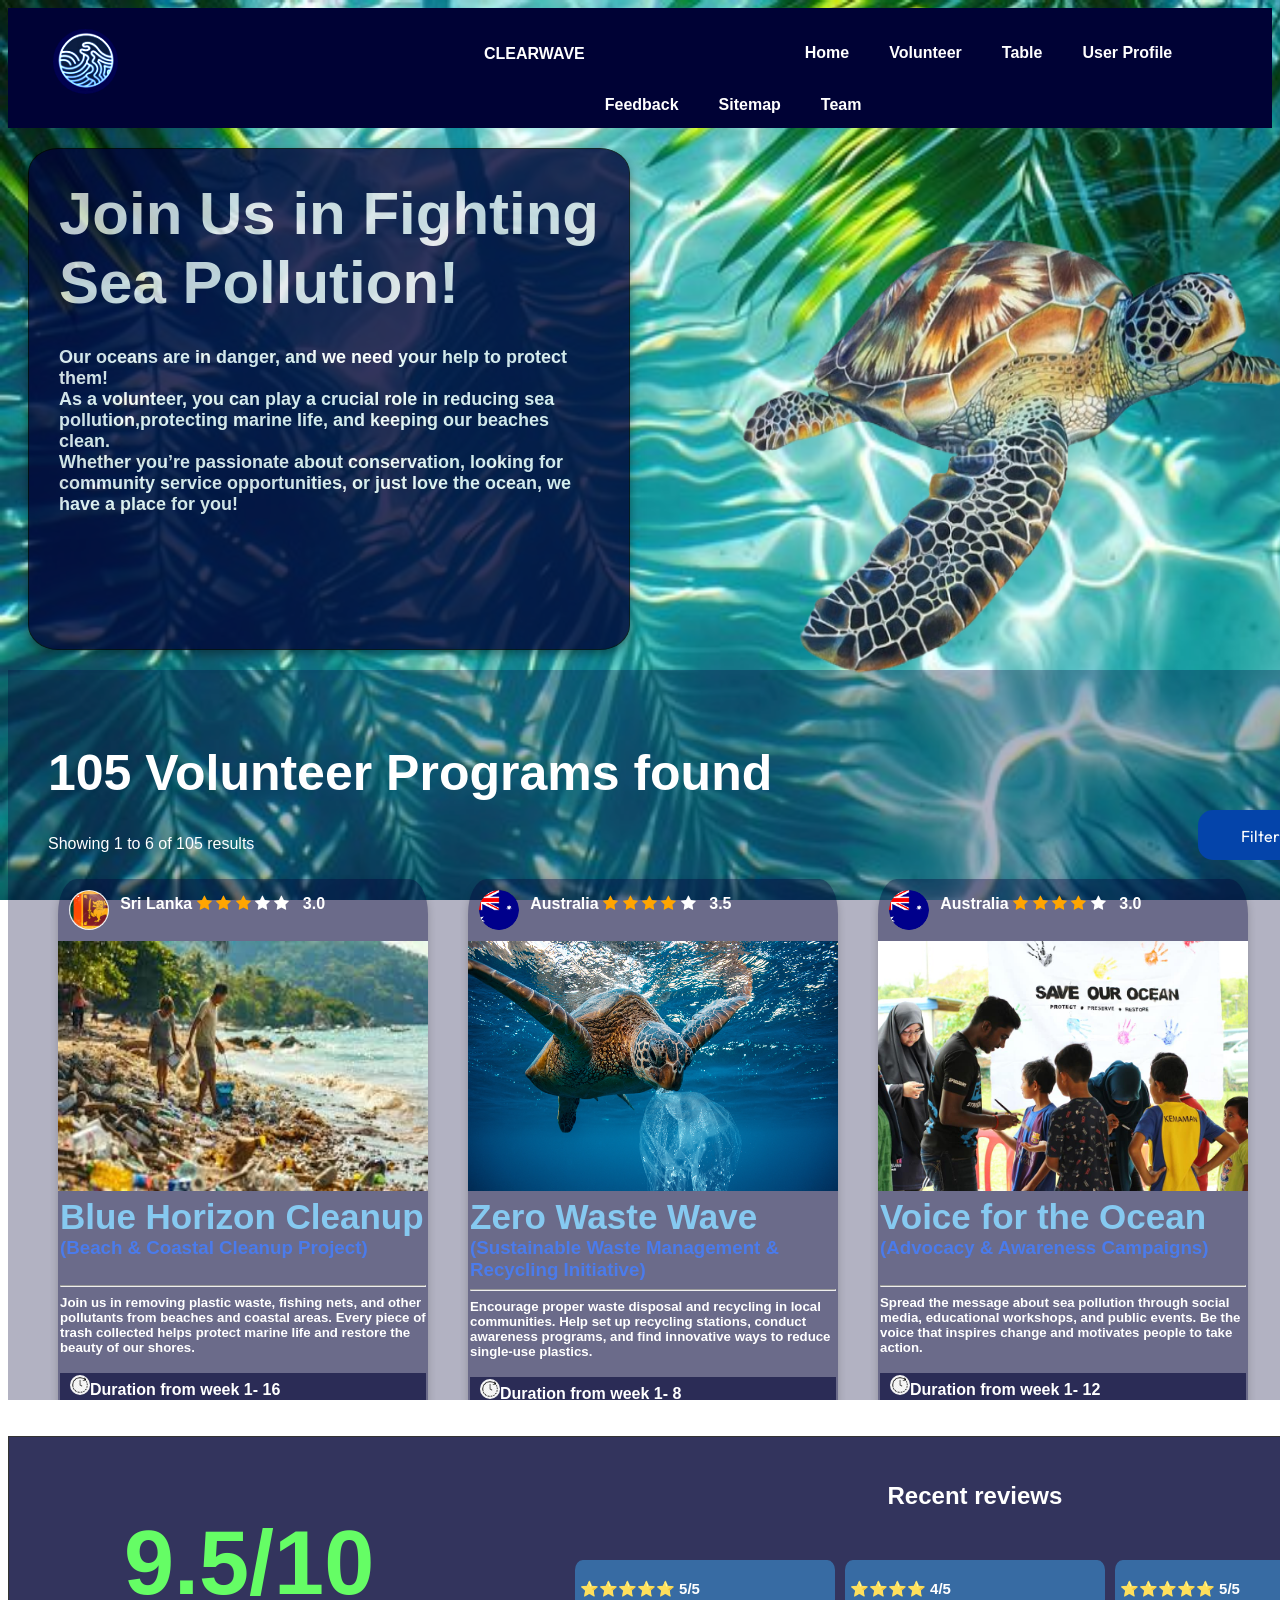
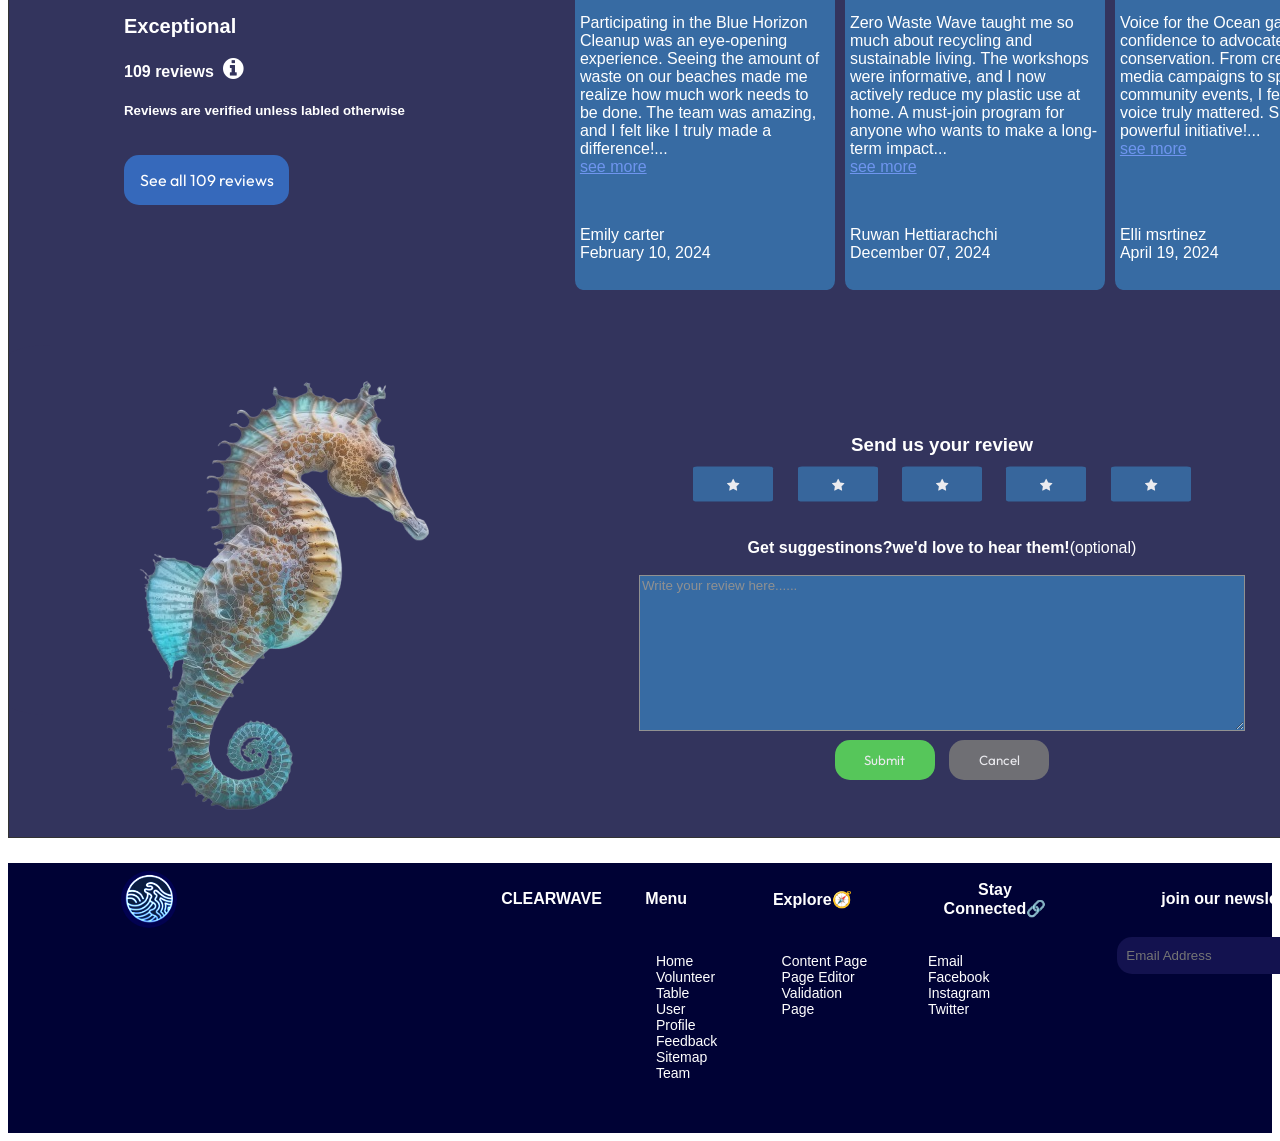
<file: projects/website/volunteer.html>
<!DOCTYPE HTML>
<html lang="en">
	<head>
	<!-- Meta Information -->
	<meta charset="UTF-8" />
	<meta http-equiv="X-UA-Compatible" content="IE=edge" />
    <meta name="viewport" content="width=device-width, initial-scale=1.0" />
		<!-- Page Title -->
	    <title>ClearWave</title>
		
		<link href='https://fonts.googleapis.com/css?family=Outfit' rel='stylesheet'>  <!-- Google Font for Styling -->
		
		<!-- External CSS Files -->
		<link rel="stylesheet" href="global.css">
		<link rel="stylesheet" href="volunteerstyle.css">
		
		<!-- Font Awesome Icons -->
		<link rel="stylesheet" href="https://cdnjs.cloudflare.com/ajax/libs/font-awesome/4.7.0/css/font-awesome.min.css">

	</head>
	
	<body>
	<nav>  <!-- Navigation Bar -->
		<ul>
			<!-- Logo and ClearWave Title -->
			<li><img src="images/logo.jpg" alt="Logo of our webpage" class="logo"></li>
			<li><h4 class="clearwave">CLEARWAVE</h4></li>
			<div class="nav__menu"><li>  <!-- Navigation Menu -->
					<li class="nav__menu__link" id="right"><a href="#Home">Home</a></li>
					<li class="nav__menu__link"><a href="volunteer.html">Volunteer</a></li>
					<li class="nav__menu__link"><a href="#Table">Table</a></li>
					<li class="nav__menu__link"><a href="#User Profile">User Profile</a></li>
					<li class="nav__menu__link"><a href="#Feedback">Feedback</a></li>
					<li class="nav__menu__link"><a href="#Sitemap">Sitemap</a></li>
					<li class="nav__menu__link"><a href="#Team">Team</a></li>
			</li></div>
		</ul>
	</nav>

	<!-- Section for Promoting Volunteer Programs -->
	<div class="sectionone">
		<!-- Text and Image Section -->
		<div class="transbox">
			<h1>Join Us in Fighting Sea Pollution!</h1>
			
			<h4>Our oceans are in danger, and we need your help to protect them!<br> As a volunteer, you can play a crucial role in reducing sea pollution,protecting marine life, and keeping our beaches clean.<br> Whether you’re passionate about conservation, looking for community service opportunities, or just love the ocean, we have a place for you!</h4>		   
		</div>
		<img src="images/seaturtle.png" alt="sea_turtle">
	</div>
	<!-- Display of Volunteer Programs -->
	<div class="project">
		    <!-- Title and Dropdown Filter for Volunteer Programs -->
	        <h1>105 Volunteer Programs found</h1>
			
			<div class="dropdown" style="float:right;">
			  <button class="dropbtn">Filter&nbsp;&nbsp;&nbsp;&nbsp;<i class="fa fa-filter"></i></button>
			  <div class="dropdown-content">
			  <a href="#">Most Popular</a>
			  <a href="#">Most Recent</a> 
			  <a href="#">High Rated</a>
			  <a href="#">Above 12years</a>
			  
			  </div>
			</div>
			<p class="showing">Showing 1 to 6 of 105 results</p>  <!-- Display Results Count -->
			
			<!-- Volunteer Program Cards (Display of Projects) -->
			<div class="projectsrow1">
				<div class="card">  <!-- Project Card 1 (Blue Horizon Cleanup) -->
					  <img src="images/srilanka.jpeg" alt="country" class="country">  
					  <p><b>Sri Lanka</b>
					  <!--Star rates-->
					  <span class="fa fa-star checked"></span>
					  <span class="fa fa-star checked"></span>
					  <span class="fa fa-star checked"></span>
					  <span class="fa fa-star"></span>
					  <span class="fa fa-star"></span>&nbsp;&nbsp;&nbsp;<b>3.0</b></p>
					  <img src="images/beachcleanup.jpeg" alt="Ocean_cleanup" class="image">
					  <div class="container">
						   <p><b>Blue Horizon Cleanup</b></p> 
						   <h3>(Beach & Coastal Cleanup Project)</h3><br>
						   <hr>
						   <h5>Join us in removing plastic waste, fishing nets, and other pollutants from beaches and coastal areas. Every piece of trash collected helps protect marine life and restore the beauty of our shores.</h5> 
						   <br>
						   <div class="DurationVolunteer">
								<h4><img src="images/duration.png" alt="duration_img" class="icons">Duration from week 1- 16</h4><br>
								<h4><img src="images/participant.png" alt="participant_icon" class="icons">Volunteer aged 18+ and from obove</h4><br>
								<h4><img src="images/fee.jpg" alt="program_fee_icon" class="icons">Program Fee: $1000</h4>
						   </div>
						   
					  </div>
					  <br>
					  <br>
					  <button class="button viewproject">View Project</button>
					  <button class="button apply">apply</button>
					  
				</div>

				<!-- Additional Project Cards Here (Australia, Voice for the Ocean, etc.) -->
				<div class="card">
					  <img src="images/australia.png" alt="country" class="country">  
					  <p><b>Australia</b>
					  <span class="fa fa-star checked"></span>
					  <span class="fa fa-star checked"></span>
					  <span class="fa fa-star checked"></span>
					  <span class="fa fa-star checked"></span>
					  <span class="fa fa-star"></span>&nbsp;&nbsp;&nbsp;<b>3.5</b></p>
					  <img src="images/wastemanagement.jpg" alt="waste management" class="image">
					  <div class="container">
						   <p><b> Zero Waste Wave</b></p> 
						   <h3>(Sustainable Waste Management & Recycling Initiative)</h3>
						   <hr>
						   <h5>Encourage proper waste disposal and recycling in local communities. Help set up recycling stations, conduct awareness programs, and find innovative ways to reduce single-use plastics.</h5> 
						   <br>
						   <div class="DurationVolunteer">
								<h4><img src="images/duration.png" alt="duration_img" class="icons">Duration from week 1- 8</h4><br>
								<h4><img src="images/participant.png" alt="participant_icon" class="icons">Volunteer aged 18+ and from above</h4><br>
								<h4><img src="images/fee.jpg" alt="program_fee_icon" class="icons">Program Fee: $3000</h4>
						   </div>
						</div>
						<br>
						<br>
						<button class="button viewproject">View Project</button>
						<button class="button apply">apply</button>
				</div>
				<div class="card">
					  <img src="images/australia.png" alt="country" class="country">  
					  <p><b>Australia</b>
					  <span class="fa fa-star checked"></span>
					  <span class="fa fa-star checked"></span>
					  <span class="fa fa-star checked"></span>
					  <span class="fa fa-star checked"></span>
					  <span class="fa fa-star"></span>&nbsp;&nbsp;&nbsp;<b>3.0</b></p>
					  <img src="images/voicefortheocean.jpg" alt="voice_for_ocean" class="image">
					  <div class="container">
						   <p><b> Voice for the Ocean</b></p> 
						   <h3>(Advocacy & Awareness Campaigns)</h3><br>
						   <hr>
						   <h5>Spread the message about sea pollution through social media, educational workshops, and public events. Be the voice that inspires change and motivates people to take action.</h5> 
						   <br>
						   <div class="DurationVolunteer">
								<h4><img src="images/duration.png" alt="duration_img" class="icons">Duration from week 1- 12</h4><br>
								<h4><img src="images/participant.png" alt="participant_icon" class="icons">Volunteer aged 12+ and from above</h4><br>
								<h4><img src="images/fee.jpg" alt="program_fee_icon" class="icons">Program Fee: $1600</h4>
						   </div>
					 </div>
					 <br>
					 <br>
					 <button class="button viewproject">View Project</button>
					 <button class="button apply">apply</button>
				</div>
			    
				
			</div>
			<div class="projectsrow2">
				<div class="card">
					  <img src="images/srilanka.jpeg" alt="country" class="country">  
					  <p><b>Sri Lanka</b>
					  <span class="fa fa-star checked"></span>
					  <span class="fa fa-star checked"></span>
					  <span class="fa fa-star checked"></span>
					  <span class="fa fa-star"></span>
					  <span class="fa fa-star"></span>&nbsp;&nbsp;&nbsp;<b>3.0</b></p>
					  <img src="images/marineconservation.jpg" alt="marine_conservation" class="image">
					  <div class="container">
						   <p><b>Ocean Guardians</b></p> 
						   <h3>(Marine Conservation & Wildlife Protection)</h3>
						   <hr>
						   <h5>Work with conservation teams to protect marine life by promoting safe habitats, rescuing affected wildlife, and educating communities on reducing pollution that harms sea creatures.</h5> 
						   <br>
						   <div class="DurationVolunteer">
								<h4><img src="images/duration.png" alt="duration_img" class="icons">Duration from week 1- 16</h4><br>
								<h4><img src="images/participant.png" alt="participant_icon" class="icons">Volunteer aged 18+ and from obove</h4><br>
								<h4><img src="images/fee.jpg" alt="program_fee_icon" class="icons">Program Fee: $1000</h4>
						   </div>
						   
					  </div>
					  <br>
					  <br>
					  <button class="button viewproject">View Project</button>
					  <button class="button apply">apply</button>
					  
				</div>
				<div class="card">
					  <img src="images/australia.png" alt="country" class="country">  
					  <p><b>Australia</b>
					  <span class="fa fa-star checked"></span>
					  <span class="fa fa-star checked"></span>
					  <span class="fa fa-star checked"></span>
					  <span class="fa fa-star half checked"></span>
					  <span class="fa fa-star"></span>&nbsp;&nbsp;&nbsp;<b>3.5</b></p>
					  <img src="images/blueintro.jpg" alt="Blue_Innovators" class="image">
					  <div class="container">
						   <p><b>Blue Innovators</b></p> 
						   <h3>(Research & Sustainable Solutions Team)</h3>
						   <hr>
						   <h5>Work with scientists and environmentalists to find new ways to combat sea pollution. Whether it’s testing water quality, developing eco-friendly alternatives, or analyzing pollution data, this project is for those who love innovation and problem-solving.</h5> 
						   <div class="DurationVolunteer">
								<h4><img src="images/duration.png" alt="duration_img" class="icons">Duration from week 1- 8</h4><br>
								<h4><img src="images/participant.png" alt="participant_icon" class="icons">Volunteer aged 18+ and from above</h4><br>
								<h4><img src="images/fee.jpg" alt="program_fee_icon" class="icons">Program Fee: $3000</h4>
						   </div>
						</div>
						<br>
						<br>
						<button class="button viewproject">View Project</button>
						<button class="button apply">apply</button>
				</div>
				
				<div class="card">
					  <img src="images/srilanka.jpeg" alt="country" class="country">  
					  <p><b>Sri Lanka</b>
					  <span class="fa fa-star checked"></span>
					  <span class="fa fa-star checked"></span>
					  <span class="fa fa-star checked"></span>
					  <span class="fa fa-star checked"></span>
					  <span class="fa fa-star"></span>&nbsp;&nbsp;&nbsp;<b>3.0</b></p>
					  <img src="images/greenripples.jpeg" alt="green ripples" class="image">
					  <div class="container">
						   <p><b> Green Ripples</b></p> 
						   <h3>(Mangrove & Coral Reef Restoration)</h3><br>
						   <hr>
						   <h5>Participate in replanting mangroves and coral rehabilitation projects to restore natural marine ecosystems. Help rebuild habitats that protect coastlines and support marine biodiversity.</h5> 
						   <br>
						   <div class="DurationVolunteer">
								<h4><img src="images/duration.png" alt="duration_img" class="icons">Duration from week 1- 16</h4><br>
								<h4><img src="images/participant.png" alt="participant_icon" class="icons">Volunteer aged 21+ and from above</h4><br>
								<h4><img src="images/fee.jpg" alt="program_fee_icon" class="icons">Program fee: $5000</h4>				  
						  </div>			 
					 </div>
					 <br>
					 <br>
					 <button class="button viewproject">View Project</button>
					 <button class="button apply">apply</button>
				</div>
				
			</div>
	</div>
	<br>
	<br>
	<div class="reviewcontainer"> <!-- Reviews Section -->
		    <div class="toppart">
				<div class="reviews">
					<h1 class="reviewrate">9.5/10</h1>
					<h3 class="exceptional">Exceptional</h3>
					<br>
					<h4 class="noreviews">109 reviews&nbsp;&nbsp;<i class="fa fa-info-circle" style="font-size:24px"></i></h4>
					<h5>Reviews are verified unless labled otherwise</h5>
					
					<!-- Button to View All Reviews -->
					<button class="seeallreview ">See all 109 reviews</button>
				</div>
				<div class="recentreviews">  <!-- Display of Recent Reviews -->
					<h2>Recent reviews</h2>
					<div class="reviewcards"> <!-- Individual Review Cards -->
						<div class="reviewmsg">
							<h3 class="starrate">⭐⭐⭐⭐⭐ 5/5</h3>
							<p>Participating in the Blue Horizon Cleanup was an eye-opening experience. Seeing the amount of waste on our beaches made me realize how much work needs to be done. The team was amazing, and I felt like I truly made a difference!...<br>
							<a href="#">see more</a></p>
							<br>
							<div class="nameDate">
								<p class="reviewername">Emily carter<br>
								February 10, 2024</p>
							</div>
						
						</div>

						<!-- Additional Review Cards -->
						<div class="reviewmsg">
							<h3 class="starrate">⭐⭐⭐⭐ 4/5</h3>
							<p>Zero Waste Wave taught me so much about recycling and sustainable living. The workshops were informative, and I now actively reduce my plastic use at home. A must-join program for anyone who wants to make a long-term impact...<br>
							<a href="#">see more</a></p>
							<br>
							<div class="nameDate">
								<p class="reviewername">Ruwan Hettiarachchi<br>
								December 07, 2024</p>
							</div>
						
						</div>
						<div class="reviewmsg">
							<h3 class="starrate">⭐⭐⭐⭐⭐ 5/5</h3>
							<p>Voice for the Ocean gave me the confidence to advocate for ocean conservation. From creating social media campaigns to speaking at community events, I felt like my voice truly mattered. Such a powerful initiative!...<br>
							<a href="#">see more</a></p>
							<br>
							<br>
							<div class="nameDate">
								<p class="reviewername">Elli msrtinez<br>
								April 19, 2024</p>
							</div>
						
						</div>
					</div>
				</div>
        	</div>
			<div class="bottompart">
				<div class="secone">
					<img src="images/seahorse.png" alt="seahorse" class="seahorse">
				</div>
				<div class="sectwo"> <!--review buttons-->
					<div class="reviewbutton">
						<h3>Send us your review</h3>
						<button class="reviewstar"><i class="fa fa-star"></i></button>
						<button class="reviewstar"><i class="fa fa-star"></i></button>
						<button class="reviewstar"><i class="fa fa-star"></i></button>
						<button class="reviewstar"><i class="fa fa-star"></i></button>
						<button class="reviewstar"><i class="fa fa-star"></i></button>

					</div>
					<div class="suggestions"> <!--getting feedback from volunteers-->
						<p><strong>Get suggestinons?we'd love to hear them!</strong>(optional)</p><br>
						<form>
							<textarea class="feedback" name="feedback" placeholder="Write your review here......"></textarea>
						</form>
						<div class="submitCancel">
							<button class="submit">Submit</button> <!--submit button-->
							<button class="cancel">Cancel</button> <!--cancel button-->
						</div>
					</div>
				</div>
				

			</div>		
	</div>
	
	<footer> <!--footer section-->
		<table>
			<tr>
			<th><img src="images/logo.jpg" alt="Logo of our webpage" class="logo"></th>
			<th style="padding-left:6px;">CLEARWAVE</th>
			<th style="padding-left:0px;" class="head">Menu</th>
			<th style="padding-left:20px;" class="head">Explore&#129517;</th>
			<th style="padding-left:50px;" class="head">Stay Connected&#128279;</th>
			<th style="padding-left:50px;" class="head">join our newsletter</th>
			</tr>
			
			<tr class="links">
				<td></td>
				<td></td>
				
				<td>
				<ol>
					<li><a href="#Home">Home</a></li>
					<li><a href="volunteer.html">Volunteer</a></li>
					<li><a href="#Table">Table</a></li>
					<li><a href="#User_Profile">User Profile</a></li>
					<li><a href="#Feedback">Feedback</a></li>
					<li><a href="#Sitemap">Sitemap</a></li>
					<li><a href="#Team">Team</a></li>
				</ol>
				</td>
				
				<td>
				<ol>
					<li><a href="Content_ST01.html">Content Page</a></li>
					<li><a href="PageEditor_ST01.html">Page Editor</a></li>
					<li><a href="validation_ST01.html">Validation Page</a></li>
				</ol>
				</td>
				
				<td>
				<ol>
					<li><a href="https://www.gmail.com/">Email</a></li>
					<li><a href="https://www.facebook.com/">Facebook</a></li>
					<li><a href="https://www.instagram.com/">Instagram</a></li>
					<li><a href="https://x.com/?lang=en">Twitter</a></li>
				</ol>
				</td>
				
				<td>
					<div class="input-wrapper">
						<input type="email" name="email" placeholder="  Email Address" class="inputTag" size="20">
						<button>Submit</button>
					</div>
				</td>
			</tr>
		</table>
	</footer>
	</body>
</html>
</file>
<file: styles.css>
/*
   CHANUKI PORTFOLIO — styles.css
  */

@import url('https://fonts.googleapis.com/css2?family=DM+Sans:ital,opsz,wght@0,9..40,300;0,9..40,400;0,9..40,500;0,9..40,600;0,9..40,700;1,9..40,400&family=Playfair+Display:ital,wght@0,600;0,700;0,800;1,700&display=swap');


:root {
  --gold:        #EFD40A;
  --gold-lt:     #FFE84A;
  --gold-dk:     #C5A800;
  --bg:          #07070a;
  --surface:     #111116;
  --surface2:    #18181f;
  --border:      rgba(255,255,255,0.07);
  --glass:       rgba(255,255,255,0.03);
  --text:        #e8e8ee;
  --muted:       #72728a;
  --r:           16px;
  --r-sm:        10px;
  --ease:        0.35s cubic-bezier(.4,0,.2,1);
  --glow:        0 0 40px rgba(239,212,10,.2);
  --hh:          74px;               /* header height */
}

/* ── reset ── */
*, *::before, *::after { margin:0; padding:0; box-sizing:border-box; }
a { text-decoration:none; }
ul { list-style:none; }
img { display:block; max-width:100%; }
html { font-size:62.5%; scroll-behavior:smooth; }
body {
  font-family:'DM Sans', sans-serif;
  background:var(--bg);
  color:var(--text);
  overflow-x:hidden;
  line-height:1.6;
}

/* ── particle canvas ── */
#particles-canvas {
  position:fixed; inset:0;
  pointer-events:none; z-index:0;
}

/* ── loader ── */
.loader {
  position:fixed; inset:0;
  background:var(--bg);
  display:flex; flex-direction:column;
  align-items:center; justify-content:center;
  z-index:9000;
  transition:opacity .5s, visibility .5s;
}
.loader.hidden { opacity:0; visibility:hidden; pointer-events:none; }
.loader-ring {
  width:52px; height:52px;
  border:3px solid var(--surface2);
  border-top-color:var(--gold);
  border-radius:50%;
  animation:spin .85s linear infinite;
}
.loader-text { margin-top:1.4rem; font-size:1.3rem; color:var(--muted); letter-spacing:.18em; }
@keyframes spin { to { transform:rotate(360deg); } }

/* ── cursor glow ── */
.cursor-glow {
  width:260px; height:260px;
  background:radial-gradient(circle, rgba(239,212,10,.06) 0%, transparent 70%);
  border-radius:50%;
  position:fixed; pointer-events:none;
  transform:translate(-50%,-50%);
  z-index:1;
}

/* HEADER */
header {
  position:fixed; top:0; left:0; right:0;
  height:var(--hh);
  padding:0 6%;
  display:flex; align-items:center; justify-content:space-between;
  background:rgba(7,7,10,.82);
  backdrop-filter:blur(20px);
  -webkit-backdrop-filter:blur(20px);
  border-bottom:1px solid var(--border);
  z-index:800;
  transition:background var(--ease);
}
header.scrolled { background:rgba(7,7,10,.97); box-shadow:0 4px 28px rgba(0,0,0,.5); }

.logo { width:130px; height:auto; transition:transform var(--ease); }
.logo:hover { transform:scale(1.04); }

.links { display:flex; gap:.5rem; }
.nav-link {
  font-size:1.45rem; font-weight:500;
  color:var(--muted);
  padding:.55rem 1.3rem; border-radius:50px;
  transition:color var(--ease), background var(--ease);
}
.nav-link:hover, .nav-link.active { color:var(--gold); background:rgba(239,212,10,.07); }
.nav-link.active::after {
  content:''; display:block;
  width:4px; height:4px;
  background:var(--gold); border-radius:50%;
  margin:.2rem auto 0;
}

/* mobile menu */
#menu-toggle { display:none; }
.menu-icon { display:none; font-size:2.2rem; color:var(--text); cursor:pointer; padding:.7rem; }
.dropdown {
  position:fixed; top:var(--hh); left:0; right:0;
  background:rgba(7,7,10,.97);
  backdrop-filter:blur(20px);
  border-bottom:1px solid var(--border);
  transform:translateY(-110%); opacity:0;
  transition:transform .38s var(--ease), opacity .38s;
  z-index:799; pointer-events:none;
}
.dropdown a {
  display:block; padding:1.7rem 6%;
  font-size:1.7rem; font-weight:500; color:var(--text);
  border-bottom:1px solid var(--border);
  transition:color var(--ease), padding-left var(--ease);
}
.dropdown a:hover { color:var(--gold); padding-left:8%; }
#menu-toggle:checked ~ .dropdown { transform:translateY(0); opacity:1; pointer-events:auto; }

/* SHARED HELPERS */
section, .home, .aboutme-page, .project-page, .Contact-page { position:relative; z-index:2; }

.section-heading {
  font-family:'Playfair Display', serif;
  font-size:clamp(3.2rem, 4.2vw, 5.4rem);
  font-weight:700; font-style:italic;
  line-height:1.1; margin-bottom:2.8rem;
}
.gradient-text {
  background:linear-gradient(130deg, var(--gold) 0%, var(--gold-lt) 55%, var(--gold-dk) 100%);
  -webkit-background-clip:text; background-clip:text;
  -webkit-text-fill-color:transparent;
}
.eyebrow {
  display:inline-block;
  font-size:1.15rem; font-weight:600;
  letter-spacing:.22em; text-transform:uppercase;
  color:var(--gold);
  background:rgba(239,212,10,.08);
  border:1px solid rgba(239,212,10,.18);
  padding:.45rem 1.3rem; border-radius:50px;
  margin-bottom:1.6rem;
}


/* buttons */
.btn {
  display:inline-flex; align-items:center; gap:.8rem;
  padding:1.2rem 2.6rem;
  font-family:'DM Sans', sans-serif;
  font-size:1.5rem; font-weight:700;
  border-radius:50px; border:none; cursor:pointer;
  transition:transform var(--ease), box-shadow var(--ease), background var(--ease), color var(--ease);
}
.btn-gold { background:var(--gold); color:var(--bg); }
.btn-gold:hover { background:var(--gold-lt); transform:translateY(-3px); box-shadow:var(--glow); }
.btn-outline { background:transparent; color:var(--gold); border:2px solid var(--gold); }
.btn-outline:hover { background:var(--gold); color:var(--bg); transform:translateY(-3px); box-shadow:var(--glow); }


/* social icon buttons */
.social-btn {
  display:flex; align-items:center; justify-content:center;
  width:42px; height:42px; border-radius:50%;
  background:var(--glass); border:1px solid var(--border);
  color:var(--muted); font-size:1.5rem;
  transition:color var(--ease), background var(--ease), border-color var(--ease), transform var(--ease);
}
.social-btn:hover {
  color:var(--gold); background:rgba(239,212,10,.08);
  border-color:rgba(239,212,10,.32); transform:translateY(-4px);
}

/* reveal animations */
.rv-up, .rv-left, .rv-right { opacity:0; transition:opacity .7s ease, transform .7s ease; }
.rv-up    { transform:translateY(38px); }
.rv-left  { transform:translateX(-46px); }
.rv-right { transform:translateX(46px); }
.rv-up.in, .rv-left.in, .rv-right.in { opacity:1; transform:none; }



/* HOME PAGE */
.home {
  min-height:100vh;
  padding:calc(var(--hh) + 7rem) 8% 7rem;
  display:flex; align-items:center;
  justify-content:space-between; gap:5rem;
  background:
    radial-gradient(ellipse 65% 55% at 72% 48%, rgba(239,212,10,.045) 0%, transparent 65%),
    linear-gradient(180deg, #07070a 0%, #111116 100%);
}

/* ── left text ── */
.home-content { flex:1; min-width:0; max-width:560px; }
.greeting-badge {
  display:inline-flex; align-items:center; gap:.6rem;
  font-size:1.35rem; color:var(--muted);
  background:var(--glass); border:1px solid var(--border);
  padding:.55rem 1.4rem; border-radius:50px; margin-bottom:2rem;
}
.home-content h1 {
  font-family:'Playfair Display', serif;
  font-size:clamp(4rem, 6vw, 8rem);
  font-weight:800; font-style:italic; line-height:1.05;
  margin-bottom:.8rem;
}
.typed-wrapper {
  font-size:clamp(1.8rem, 2.8vw, 3.4rem);
  font-weight:500; color:var(--muted);
  margin-bottom:2rem;
  display:flex; align-items:center; gap:.5rem; min-height:4.5rem;
}
.typed-text { color:var(--gold); font-weight:600; }
.cursor-blink { color:var(--gold); animation:blink .8s step-end infinite; }
@keyframes blink { 0%,100%{opacity:1} 50%{opacity:0} }
.home-content > p { font-size:1.62rem; line-height:1.85; color:var(--muted); max-width:500px; }

.home-socials { display:flex; gap:1.1rem; margin-top:2.4rem; }
.home-btns    { display:flex; gap:1.5rem; flex-wrap:wrap; margin-top:2.6rem; }

/* ── profile photo ── */
.photo-wrap {
  flex-shrink:0;
  /* fixed square so image never distorts */
  width:clamp(240px, 24vw, 350px);
  height:clamp(240px, 24vw, 350px);
  position:relative;
  display:flex; align-items:center; justify-content:center;
}
/* spinning dashed rings */
.ring {
  position:absolute; inset:0;
  border-radius:50%;
  border:2px dashed rgba(239,212,10,.16);
  animation:spin 22s linear infinite;
}
.ring:nth-child(2) { inset:-14px; animation-duration:16s; animation-direction:reverse; }

.my-photo {
  /* fill the circle perfectly */
  width:100%; height:100%;
  border-radius:50%;
  object-fit:cover;
  object-position:top center;   /* keep face visible */
  border:3px solid rgba(239,212,10,.25);
  box-shadow:0 0 55px rgba(239,212,10,.12);
  position:relative; z-index:2;
  transition:box-shadow var(--ease);
}
.my-photo:hover { box-shadow:0 0 80px rgba(239,212,10,.26); }



/* floating tech badges */
.fbadge {
  position: absolute; z-index: 3;
  display: flex; align-items: center; gap: .45rem;
  padding: .48rem 1.1rem; border-radius: 50px;
  background: rgba(8,8,12,.92);
  border: 1px solid rgba(239,212,10,.26);
  color: var(--gold); font-size: 1.1rem; font-weight: 600;
  backdrop-filter: blur(8px);
  box-shadow: 0 4px 18px rgba(0,0,0,.45);
  white-space: nowrap;
  /* anchor point is badge centre */
  transform: translate(-50%, -50%);
}

/* HTML — 0° */
.fbadge-1 { left: 50%;    top: -15%;   animation: float-center 3s ease-in-out infinite 0s;   }
.fbadge-2 { left: 115%;   top: 25%;    animation: float 3s ease-in-out infinite 0.43s;  }
.fbadge-3 { left: 120%;   top: 60%;    animation: float 3s ease-in-out infinite 0.86s;  }
.fbadge-4 { left: 100%;   top: 100%;   animation: float 3s ease-in-out infinite 1.29s;  }
.fbadge-5 { left: 12%;    top: 110%;   animation: float 3s ease-in-out infinite 1.72s;  }
.fbadge-6 { left: -20%;   top: 60%;    animation: float 3s ease-in-out infinite 2.15s;  }
.fbadge-7 { left: -15%;   top: 14%;    animation: float 3s ease-in-out infinite 2.58s;  }


/* float for side badges */
@keyframes float {
  0%, 100% { transform: translate(-50%, -50%) translateY(0);    }
  50%       { transform: translate(-50%, -50%) translateY(-8px); }
}

/* float for top badge (HTML) — keeps horizontal centering */
@keyframes float-center {
  0%, 100% { transform: translate(-50%, -50%) translateY(0);    }
  50%       { transform: translate(-50%, -50%) translateY(-8px); }
}

/* hide on smaller screens */
@media (max-width: 1100px) {
  .fbadge { display: none; }
}

/* ── stats bar ── */
.stats-bar {
  position:relative; z-index:2;
  display:grid; grid-template-columns:repeat(4,1fr); gap:1.6rem;
  padding:4rem 8%;
  background:var(--surface);
  border-top:1px solid var(--border); border-bottom:1px solid var(--border);
}
.stat-card {
  text-align:center; padding:2.8rem 1.5rem;
  background:var(--glass); border:1px solid var(--border); border-radius:var(--r);
  transition:border-color var(--ease), transform var(--ease);
}
.stat-card:hover { border-color:rgba(239,212,10,.26); transform:translateY(-4px); }
.stat-num {
  display:block;
  font-family:'Playfair Display', serif;
  font-size:4.4rem; font-weight:700; color:var(--gold); line-height:1;
}
.stat-lbl { display:block; font-size:1.25rem; color:var(--muted); margin-top:.7rem; font-weight:500; }




/* ABOUT PAGE */
.aboutme-page { padding-top:var(--hh); }

/* ── about intro ── */
.about-intro {
  padding:7rem 8% 5rem;
  background:radial-gradient(ellipse 55% 45% at 28% 42%, rgba(239,212,10,.04) 0%, transparent 68%);
}
.about-grid {
  display:grid;
  grid-template-columns:280px 1fr;
  gap:5rem; align-items:start;
  margin-top:2.5rem;
}

/* profile card (left column) */
.profile-card {
  background:var(--glass); border:1px solid var(--border);
  border-radius:var(--r); padding:2.4rem;
  backdrop-filter:blur(10px);
  transition:border-color var(--ease);
}
.profile-card:hover { border-color:rgba(239,212,10,.2); }

/* PROFILE PHOTO in card  */
.profile-photo-box {
  width:100%;
  aspect-ratio:3/4;             /* portrait proportions */
  overflow:hidden;
  border-radius:12px;
  margin-bottom:2rem;
  background:var(--surface2);  /* fallback bg */
}
.profile-photo-box img {
  width:100%; height:100%;
  object-fit:cover;
  object-position:top center;
  display:block;
}

.info-row {
  display:flex; align-items:flex-start; gap:1.1rem;
  padding:1.1rem 0; border-bottom:1px solid var(--border);
}
.info-row:last-child { border-bottom:none; }
.info-row i { font-size:1.4rem; color:var(--gold); margin-top:.2rem; flex-shrink:0; }
.info-row h4 { font-size:1.1rem; color:var(--muted); font-weight:500; margin-bottom:.2rem; }
.info-row p  { font-size:1.3rem; color:var(--text); font-weight:500; }

/* intro text (right column) */
.about-text h3 {
  font-family:'Playfair Display', serif;
  font-size:2.8rem; font-weight:700; font-style:italic;
  margin-bottom:1.8rem;
}
.about-text p { font-size:1.58rem; line-height:1.9; color:var(--muted); margin-bottom:1.4rem; }

/* ── timeline ── */
.edu-section { padding:6rem 8%; background:var(--surface); }
.timeline {
  position:relative; max-width:760px; margin:0 auto; padding:2rem 0;
}
.timeline::before {
  content:''; position:absolute;
  left:50%; top:0; bottom:0; width:2px;
  background:linear-gradient(to bottom,transparent,rgba(239,212,10,.28) 10%,rgba(239,212,10,.28) 90%,transparent);
  transform:translateX(-50%);
}
.tl-item {
  display:flex; justify-content:flex-end;
  padding-right:calc(50% + 36px); padding-bottom:3.5rem;
  position:relative;
}
.tl-item.right { justify-content:flex-start; padding-right:0; padding-left:calc(50% + 36px); }
.tl-dot {
  position:absolute; left:50%; top:1.4rem;
  width:14px; height:14px; background:var(--gold); border-radius:50%;
  transform:translateX(-50%);
  box-shadow:0 0 16px rgba(239,212,10,.5); z-index:2;
}
.tl-card {
  background:var(--glass); border:1px solid var(--border);
  border-radius:var(--r-sm); padding:1.8rem 2.2rem; max-width:300px;
  transition:border-color var(--ease), transform var(--ease);
}
.tl-card:hover { border-color:rgba(239,212,10,.26); transform:translateY(-4px); }
.tl-year { font-size:1.15rem; font-weight:600; color:var(--gold); display:block; margin-bottom:.6rem; }
.tl-card h3 { font-size:1.58rem; font-weight:700; margin-bottom:.5rem; }
.tl-inst { font-size:1.32rem; color:var(--muted); }
.tl-sub  { font-size:1.15rem; color:rgba(239,212,10,.65); margin-top:.35rem; }

/* ── skills + interests ── */
.skills-interests {
  display:grid; grid-template-columns:1fr 1fr;
  gap:5rem; padding:6rem 8%;
}

/* skills */
.skill-list { display:flex; flex-direction:column; gap:1.9rem; margin-top:1rem; }
.skill-header {
  display:flex; justify-content:space-between; align-items:center;
  margin-bottom:.7rem; font-size:1.4rem; font-weight:600;
}
.skill-header i { color:var(--gold); margin-right:.5rem; }
.skill-pct { color:var(--gold); }
.skill-bar { height:6px; background:var(--surface2); border-radius:50px; overflow:hidden; }
.skill-fill {
  height:100%; width:0;
  background:linear-gradient(90deg, var(--gold-dk), var(--gold), var(--gold-lt));
  border-radius:50px;
  transition:width 1.3s cubic-bezier(.4,0,.2,1);
}

/* interest cards — image fills left column cleanly */
.interest-list { display:flex; flex-direction:column; gap:1.8rem; margin-top:1rem; }

.int-card {
  display:grid;
  grid-template-columns:150px 1fr;   /* fixed image column */
  min-height:130px;
  background:var(--glass); border:1px solid var(--border);
  border-radius:var(--r); overflow:hidden;
  transition:border-color var(--ease), transform var(--ease);
}
.int-card:hover { border-color:rgba(239,212,10,.26); transform:translateX(5px); }

.int-img {
  position:relative;
  width:150px;                        /* match grid column */
  /* height stretches to card height automatically */
  overflow:hidden; flex-shrink:0;
}
.int-img img {
  position:absolute; inset:0;
  width:100%; height:100%;
  object-fit:cover;
  object-position:center center;
  transition:transform .5s ease;
}
.int-card:hover .int-img img { transform:scale(1.07); }

.int-overlay {
  position:absolute; inset:0;
  background:rgba(239,212,10,.82);
  display:flex; align-items:center; justify-content:center;
  font-size:2.1rem; color:var(--bg);
  opacity:0; transition:opacity var(--ease);
}
.int-card:hover .int-overlay { opacity:1; }

.int-body {
  padding:1.6rem 1.8rem;
  display:flex; flex-direction:column; justify-content:center;
}
.int-body h3 { font-size:1.65rem; font-weight:700; margin-bottom:.55rem; }
.int-body p  { font-size:1.32rem; color:var(--muted); line-height:1.72; }

/*  PROJECTS PAGE */
.project-page {
  padding-top:calc(var(--hh) + 6rem);
  padding-bottom:7rem;
}
.proj-intro {
  padding:0 8% 5rem; text-align:center; max-width:660px; margin:0 auto;
}
.proj-intro p { font-size:1.62rem; color:var(--muted); line-height:1.8; margin-top:1rem; }

.proj-list { display:flex; flex-direction:column; gap:3.5rem; padding:0 8%; }

.proj-card {
  display:grid;
  grid-template-columns:1fr 1fr;     /* equal columns, no flex weirdness */
  background:var(--glass); border:1px solid var(--border);
  border-radius:var(--r); overflow:hidden;
  transition:border-color var(--ease), transform var(--ease), box-shadow var(--ease);
}
.proj-card:hover {
  border-color:rgba(239,212,10,.26); transform:translateY(-6px);
  box-shadow:0 20px 55px rgba(0,0,0,.4), var(--glow);
}
/* Alternate: flip image to right on even cards */
.proj-card:nth-child(even) .proj-img  { order:2; }
.proj-card:nth-child(even) .proj-info { order:1; }

/* image side */
.proj-img {
  position:relative; overflow:hidden;
  aspect-ratio:16/10;               /* consistent height ratio */
}
.proj-img img {
  width:100%; height:100%;
  object-fit:cover;
  object-position:top center;
  transition:transform .5s ease;
  display:block;
}
.proj-card:hover .proj-img img { transform:scale(1.05); }

.proj-overlay {
  position:absolute; inset:0;
  background:rgba(0,0,0,.62);
  display:flex; align-items:center; justify-content:center;
  opacity:0; transition:opacity var(--ease);
}
.proj-card:hover .proj-overlay { opacity:1; }
.overlay-link {
  display:inline-flex; align-items:center; gap:.7rem;
  padding:.9rem 2.2rem; background:var(--gold); color:var(--bg);
  font-size:1.4rem; font-weight:700; border-radius:50px;
  transition:transform var(--ease);
}
.overlay-link:hover { transform:scale(1.05); }

/* info side */
.proj-info {
  padding:3.2rem;
  display:flex; flex-direction:column; justify-content:center;
}
.proj-tags { display:flex; gap:.9rem; flex-wrap:wrap; margin-bottom:1.4rem; }
.tag {
  font-size:1.1rem; font-weight:600; letter-spacing:.03em;
  padding:.38rem 1.1rem; border-radius:50px;
  background:rgba(239,212,10,.08);
  border:1px solid rgba(239,212,10,.18); color:var(--gold);
}
.proj-info h2 {
  font-family:'Playfair Display', serif;
  font-size:2.3rem; font-weight:700; font-style:italic;
  margin-bottom:1.4rem;
}
.proj-ul { margin-bottom:2.4rem; }
.proj-ul li {
  font-size:1.38rem; color:var(--muted);
  line-height:1.75; padding:.45rem 0 .45rem 1.6rem; position:relative;
}
.proj-ul li::before { content:'▸'; position:absolute; left:0; color:var(--gold); }



/* CONTACT PAGE */
.Contact-page {
  padding-top:calc(var(--hh) + 6rem);
  padding-bottom:7rem;
}
.contact-hero { text-align:center; padding:0 8% 5rem; }
.contact-hero p { font-size:1.62rem; color:var(--muted); max-width:500px; margin:0 auto; }

.contact-grid {
  display:grid;
  grid-template-columns:300px 1fr;   /* fixed sidebar + form */
  gap:4rem; padding:0 8%; align-items:start;
}

/* sidebar */
.contact-sidebar {
  background:var(--glass); border:1px solid var(--border);
  border-radius:var(--r); padding:2.8rem 2.4rem;
  backdrop-filter:blur(10px);
}

/* ── contact page photo ──
   Portrait crop, sensible height, no overflow             */
.contact-photo {
  width:100%;
  aspect-ratio:3/4;
  overflow:hidden;
  border-radius:12px;
  margin-bottom:2.4rem;
  background:var(--surface2);
}
.contact-photo img {
  width:100%; height:100%;
  object-fit:cover;
  object-position:top center;
  display:block;
}

.cinfo-row {
  display:flex; align-items:center; gap:1.3rem;
  padding:1.4rem 0; border-bottom:1px solid var(--border);
}
.cinfo-row:last-of-type { border-bottom:none; }
.cinfo-icon {
  width:40px; height:40px; border-radius:50%; flex-shrink:0;
  background:rgba(239,212,10,.09); border:1px solid rgba(239,212,10,.18);
  display:flex; align-items:center; justify-content:center;
  color:var(--gold); font-size:1.4rem;
}
.cinfo-text h4 { font-size:1.12rem; color:var(--muted); font-weight:500; margin-bottom:.25rem; }
.cinfo-text p  { font-size:1.35rem; color:var(--text); font-weight:500; }

.contact-socials { display:flex; gap:1.1rem; margin-top:2rem; }

/* form */
.contact-form-wrap { }
.cform { display:flex; flex-direction:column; gap:1.8rem; }
.field { display:flex; flex-direction:column; gap:.7rem; }
.field label {
  font-size:1.3rem; font-weight:600; color:var(--muted);
  display:flex; align-items:center; gap:.55rem;
}
.field label i { color:var(--gold); }
.field input,
.field textarea {
  width:100%; padding:1.3rem 1.7rem;
  background:var(--glass); border:1px solid var(--border);
  border-radius:var(--r-sm);
  color:var(--text); font-size:1.5rem; font-family:'DM Sans',sans-serif;
  transition:border-color var(--ease), box-shadow var(--ease), background var(--ease);
}
.field input:focus,
.field textarea:focus {
  border-color:rgba(239,212,10,.45);
  box-shadow:0 0 0 3px rgba(239,212,10,.07);
  outline:none; background:rgba(239,212,10,.025);
}
.field input::placeholder,
.field textarea::placeholder { color:var(--muted); }
.field textarea { resize:vertical; min-height:140px; }
.send-btn { width:100%; justify-content:center; font-size:1.55rem; padding:1.35rem; }

.form-success {
  display:none; align-items:center; gap:1rem;
  padding:1.4rem 1.8rem; margin-top:.5rem;
  background:rgba(16,185,129,.09); border:1px solid rgba(16,185,129,.26);
  border-radius:var(--r-sm); color:#10b981;
  font-size:1.38rem; font-weight:500;
}
.form-success i { font-size:1.9rem; }





/* FOOTER */
footer {
  position:relative; z-index:2;
  background:var(--surface);
  border-top:1px solid var(--border);
  padding:2.8rem 8%;
}
.footer-inner {
  display:flex; align-items:center;
  justify-content:space-between; gap:2rem; flex-wrap:wrap;
}
footer p { font-size:1.38rem; color:var(--muted); }
footer p span { color:var(--gold); font-weight:600; }
.footer-socials { display:flex; gap:1rem; }

/*RESPONSIVE */
@media (max-width:1100px) {
  .home {
    flex-direction:column; text-align:center;
    padding-top:calc(var(--hh) + 4rem);
  }
  .home-content { max-width:100%; }
  .home-content > p { margin:0 auto; }
  .home-btns, .home-socials { justify-content:center; }
  .photo-wrap { width:230px; height:230px; }
  .fbadge-1, .fbadge-2, .fbadge-3 { display:none; }
  .stats-bar { grid-template-columns:repeat(2,1fr); }
  .about-grid { grid-template-columns:1fr; }
  .profile-card { max-width:340px; }
  .profile-photo-box { aspect-ratio:1/1; }  /* square on tablet */
  .skills-interests { grid-template-columns:1fr; }
  .proj-card { grid-template-columns:1fr; }
  .proj-card:nth-child(even) .proj-img,
  .proj-card:nth-child(even) .proj-info { order:unset; }
  .proj-img { aspect-ratio:16/9; }
  .contact-grid { grid-template-columns:1fr; }
  .contact-sidebar { max-width:380px; }
  .contact-photo { aspect-ratio:3/2; }      /* wider on tablet */
}

@media (max-width:768px) {
  html { font-size:56%; }
  header { padding:0 5%; }
  .links { display:none; }
  .menu-icon { display:block; }

  /* flatten paddings */
  .about-intro, .edu-section, .skills-interests,
  .proj-list, .proj-intro, .project-page,
  .Contact-page, .contact-hero, .contact-grid,
  .stats-bar, footer { padding-left:5%; padding-right:5%; }

  .home { padding-left:5%; padding-right:5%; }
  .footer-inner { flex-direction:column; text-align:center; }
  .footer-socials { justify-content:center; }

  .int-card { grid-template-columns:1fr; }
  .int-img { width:100%; height:180px; position:relative; }
  .int-img img { position:absolute; }

  .timeline::before { left:16px; }
  .tl-item, .tl-item.right {
    justify-content:flex-start;
    padding-left:46px; padding-right:0;
  }
  .tl-dot { left:16px; }
  .tl-card { max-width:100%; }
}

@media (max-width:480px) {
  html { font-size:50%; }
  .stat-num { font-size:3.6rem; }
  .photo-wrap { width:190px; height:190px; }
}

@media (prefers-reduced-motion:reduce) {
  *, *::before, *::after {
    animation-duration:.01ms !important;
    transition-duration:.01ms !important;
  }
}
</file>
<file: projects/website/contentstyle.css>
*{
    margin:0;
    padding:0;
}
body{
	background-image:url("images/sunset.jpg");
    /*background-color:#000235;*/
	
	background-repeat:no-repeat;
	background-attachment:fixed;
	background-size:cover;
}
.quote{
    margin-top: 70px;
    font-size: 58px;
    color: white;
}
.main{
    display: flex;
    flex-direction:row;
    margin: 0 ;
    padding:0;
    align-items: flex-start;
    width:1510px;
}
.sidebar{
    background-color:#000235;
    padding:0;
    border: 1px solid #000235;
    margin: 0;
    width: 200px;
    height: 2500px;
    flex-shrink: 0; /* Prevents sidebar from shrinking */
    align-self: flex-start;
    position: relative; /* Ensures it stays within the flow */
    left: 0;
    justify-content: space-between;
    margin-top: 0px;

}
.sidebarlinks{
    height: 50px;
    width: 200px ;
    background-color: #000235;
    border-radius: 0;
    text-align:center;
    padding-bottom: 5px;
    padding-top:10px;
}
.sidebarlinks:hover{
    background-color: #020567;
}
.sidebarlinks a{
    color: white;
    text-decoration: none;
    font-size: 16px;

}
.Content {
    flex-grow: 1; /* Ensures it takes the remaining space */
    padding-left: 20px; /* Adds space between sidebar and content */
    width:2200px;
    
}
.heading{
    text-align: center;
    margin:15px;
    margin-bottom: 60px;
}
#firstcontent,#secondcontent,#thirdcontent,#forthcontent,#fifthcontent,#sixthcontent{
    height:250px ;
    width: 950px;
    border-radius:3% ;
    margin: 15px;
    margin-bottom: 40px;;
    margin-left: 150px;
    padding: 15px;
    display:flex;
    padding:10px;
    box-shadow: 0 4px 8px 0 rgba(0,0,0,0.6);
    background-color:#000235c0;
    
}
.care,.mission,.impact,.change,.howcanhelp,.partners,.makedifference{
    color: rgb(73, 192, 244);
    font-size: 40px;
    text-align: left;
    margin:8px;
    margin-bottom: 15px;
}

.imager{
    width:370px;
    height: 250px;
    margin-left:80px;
    margin-top: 0;
    align-content: flex-end;
}
.imagel{
    width:400px;
    height: 370px;
    margin-top: 0;
 
}
.initiatives{
    font-size:20px;
    color: beige;
}
.ul{
    color:white;
    font-size: 20px;
    margin:10px;
}
#secondcontent{
    height:470px;
}
#thirdcontent,#forthcontent{
    height:350px;
}
#fifthcontent{
    text-align: center;
    height:300px;
}


.mission{
    text-align: center;
}
.cards{
    display:flex;
}
.card{
    border:1px solid black;
    width:280px;
    height:350px;
    margin:10px;
    background-color:#03041f ;
    box-shadow: 0 4px 8px 0 rgba(0,0,0,0.6);
}
.card:hover {
    box-shadow: 0 8px 16px 0 rgba(0,0,0,0.8);
}
.cardimg{
    width:280px;
    height:250px;
}
.name{
    color: rgb(26, 145, 196);
    font-size: 20px;
}
.description{
    font-size: 15px;
    color: white;
}
.detail h3{
    color: white;
    font-size: 25px;
    text-align: center;
}
.impact{
    text-align: center;
    font-size: 50px;
}
#thirdcontent li{
    text-align: left;
    margin-left: 70px;
    margin-top: 20px;
}
.change{
    text-align: center;
    font-size: 45px;
}
.howcanhelp{
    text-align:left;
    font-size: 30px;
}
.imaget{
    width:400px;
    height: 300px;
    margin-top: 0; 
}
.partners{
    text-align: center;
}
.partnerimg{
    height: 150px;
    width: 150px;
}
#fifthcontent h3{
    font-size: 15px;
}
.partnerlogo{
    margin:15px;
    margin-left: 30px;

}
.makedifference{
    text-align:center;
    font-size: 60px;
}
#sixthcontent p{
    color: white;
    font-size: 25px;
    text-align: center;
}
.button-container {
    display: flex;
    justify-content: center;
    align-items: center;
    text-align: center;
    margin:20px;
}
.joinnow a{
    height: 40px;
    width: 200px;
    margin-top: 50px;
    margin: 20px;
    padding:10px;
    background-color: rgb(50, 125, 223);
    font-size: 25px;
    text-align: center;
    border-radius: 0;
    color: white;
    box-shadow: 0 12px 16px 0 rgba(0,0,0,0.24),0 17px 50px 0 rgba(0,0,0,0.19);
}
.joinnow a:hover{
    background-color:rgba(50, 125, 223, 0.788);
    box-shadow: 0 12px 16px 0 rgba(0,0,0,0.24),0 17px 50px 0 rgba(0,0,0,0.19);
}
.button-container a{
    color: white;
}
.button-container a:link{
   text-decoration: none;

}
.scroll-up{
    all: unset;
    position: fixed;
    bottom: 25px;
    right: 30px;
    height: 40px;
    width: 100px;
    background-color: rgb(18, 40, 179);
    border-radius: 20%;
    display: flex;
    align-items: center;
    justify-content: center;
    cursor: pointer;
}
.scroll-up:hover{
    background-color:rgb(48, 73, 232) ;
}
.scroll-up a{
    text-decoration: none;
    color: white;
}
</file>
<file: projects/website/global.css>
.logo {
				border-radius: 50%;
				width: 15%;
				text-align:right;
				margin-right:-140px;
				display:block;
				padding:5px;
				filter:brightness(150%);
				
			}
			
			nav h4 {
				color:#FFFFFF;
				padding-left:5px;
				left:-50px;
			}
			
			nav {
				position:sticky;
				top:0;
				overflow:hidden;
				background-color:#000235;
				z-index: 10;
			}
			
			.navsec{
				list-style-type:none;
				overflow:hidden;
			    position: sticky;
				top:0;
				margin-left:50px;
				padding:0;
			}
			ul,ol{
				list-style-type: none;
			}
			
			nav li {
				float:left;
			}
			
			nav li a{
				float:right;
				display:block;
				text-align:center;
				font-size:16px;
				color:#FFFFFF;
				font-weight: bold;
				padding: 20px 20px 14px;
				border:none;
				text-decoration:none;
			}
			
			nav li a:hover:not(.active) {
				background-color:rgba(30, 90, 140, 0.4);	
				color:white;
			}
			
			nav li a:active {
				border-bottom: 2px solid #FFFFFF;
			}
			
			#right {
				padding-left:200px;
			}
			
			.search {
				border-radius:15px;
				position:relative;
				float: right;
				padding:6px;
				padding-left: 15px;
				border: none;
				margin-top:0;
				left:980px;
				font-size: 17px;
			}
			footer{
				background-color:#000235;
				height:270px;
				margin-top:0px;
				bottom: 0;
			}
			
			footer table{
				left:105px;
				position:relative;
				margin:25px;
				margin-left: 0px;
			}
			
			footer th{
				color:#FFFFFF;
		
			}
			footer ol{
				list-style-type:none;
				overflow:hidden;
				padding-left:50px;
			}
			
			footer ol li {
				float:none;
			}
			
			footer li a {
				display:block;
				text-align:left;
				font-size:14px;
				color:#FFFFFF;
				border:none;
				text-decoration:none;
			}
			
			footer li a:hover {
				color:#C4C4C4;
				text-decoration:underline;
			}
			
			.links {
				vertical-align:top;
			}
		
			.input-wrapper {
				left:50px;
				position: relative;
				display: inline-block;
			}
			
			.inputTag {
				padding-right: 30px;
				border-radius:15px;
				width:250px;
				background-color:#13124F;
				height:35px;
				border:none;
			}
			
			footer button, nav button {
				position:absolute;
			}
			
			button {
				font-family:Outfit;
				color:white;
				border-radius:15px;
				height:35px;
				background-color:#8B8ADA;
				top: 50%;
				right: 0;
				transform: translateY(-50%);
				border:none;
				width:80px;
				cursor:pointer;
			}
				
			@media (max-width: 1000px) {
				.profile, .achievements, footer{
					position:relative;
					width: 100%;
					height: auto;
				}
			}
</file>
<file: projects/website/pageEditor_validator.css>
body {
    background-color: #030347;
    font-family: Arial, sans-serif;
    margin: 0;
    padding: 0;
}
#splash,#volunteer,#content,#splashval,#volunteerval,#contentval{
    font-size: 40px;
    text-align: center;
}
.overview,.keyfeatures,.techdescription,.accessibility,.links{
    border:1px solid black;
    margin:10px;
    margin-bottom: 20px;
    padding:10px;
}

.container {
    display: flex;
    flex-direction: row-reverse;
    max-width: 1200px;
    margin: 0 auto;
    padding: 20px;
}
main {
    flex: 3;
}
aside {
    flex: 1;
    background-color: #f4f4f4;
    padding: 15px;
    border: 1px solid #ddd;
    margin-right: 20px;
}
section {
    margin-bottom: 20px;
    padding: 15px;
    border: 1px solid #ddd;
    background-color: #d2cece;
}
.ul li{
    list-style-type: disc;
    color: black;
}
.ref li{
    list-style: none;
    padding-bottom: 9px;
}

aside a{
    text-decoration : none;
}

aside li{
    padding-bottom: 4px;
}

.stud {
    text-align: center;
    line-height: 0;
    background-color: #083285ef;
    color: white;
    margin-top: 8px;
    border:1px solid black;
}

.top {
    position: fixed;
    bottom: 5%;
    right: 5%;
}
        
.top a {
    padding: 10px 20px; /* Adds padding for button-like feel */
    background-color: #007bff; /* Button color */
    color: white; /* Text color */
    text-decoration: none; /* Removes underline */
    border-radius: 20px; /* Rounds the corners */
    font-size: 12px; /* Adjust font size */
    font-weight: bold; /* Make the text stand out */
}

.top a:hover {
    background-color: #0056b3; /* Darker shade on hover */
    box-shadow: 0px 4px 6px rgba(0, 0, 0, 0.2); /* Adds a subtle shadow */
}

img{
    width: 90%;
}
</file>
<file: projects/website/volunteerstyle.css>
*{
	font-family:Arial, Helvetica, sans-serif
}
body{
	background-image:url("images/water.jpg");
	
	background-repeat:no-repeat;
	background-attachment:fixed;
	background-size:cover;
}
.transbox{
	margin:20px;
	background-color: #000235;
    border: 1px solid black;
    opacity: 0.8;
	width:600px;
	height:500px;
	border-radius: 5%;
	z-index: 0;
    box-shadow: 0 4px 8px 0 rgba(0, 0, 0, 0.4), 0 6px 20px 0 rgba(0, 0, 0, 0.19);
}
div.transbox h1 {
    margin: 5%;
    font-weight: bold;
    color:white;
	font-size:60px;
    opacity:0.9;
	text-align:justify;
	
            }
div.transbox h4{
	font-size:18px;
	margin:5%;
	color:white;
}
.sectionone{
	display:flex;
}
.sectionone img{
	width:600px;
	height:500px;
	position:relative;
	top: 70px;
	right: -60px;
	transition: .8s;
}
.sectionone img:hover{
   transform:translateX(-2.5rem)
}
.project{
	background-color:rgba(0, 2, 53,0.3);
	overflow:auto;
	scrollbar-color:black navy;
	height:650px;
	width:1300px;
	align-content:justify;
	padding:40px; 
    margin: 0 auto; 
}
.project h1{
	font-size:50px;
	color:white;
}
.showing{
	color:white;
}
.projectsrow1{
	display:flex;
	gap:20px;
}
.projectsrow2{
	display:flex;
	gap:20px;
}
.dropbtn {
	background-color: #0444aa;
	color: white;
	padding: 16px;
	font-size: 16px;
	border: none;
	cursor: pointer;
	width:150px;
	height:50px;
  }
  
  .dropdown {
	position: relative;
	display: inline-block;
  }
  
  .dropdown-content {
	display: none;
	position: absolute;
	right: 0;
	background-color: #f9f9f9;
	min-width: 160px;
	box-shadow: 0px 8px 16px 0px rgba(0,0,0,0.2);
	z-index: 1;
  }
  
  .dropdown-content a {
	color: black;
	padding: 12px 16px;
	text-decoration: none;
	display: block;
  }
  
  .dropdown-content a:hover {background-color: #f1f1f1;}
  .dropdown:hover .dropdown-content {display: block;}
  .dropdown:hover .dropbtn {background-color: #2b7dd3;}
			
.card {
	border-radius:5%;
	background-color:rgba(0, 2, 53,0.4);
    box-shadow: 0 4px 8px 0 rgba(0,0,0,0.2);
    transition: 0.3s;
    width:370px;
	height:700px;
	margin:10px;
}

.card:hover {
	 box-shadow: 0 8px 16px 0 rgba(0,0,0,0.7);
}
			
.container {
     padding: 2px;
}
.image{
    height:250px;
	width:370px;
}
.card p{
	color:white;
}
.container p{
	font-size:35px;
	color:#86c9f0;
	margin:0;
	padding:0;
}
.container h3{
	color:#4b7beb;
	margin:0;
	padding:0;
}
.container h5{
	margin:0;
	padding:0;
	color:white;
}
			
.country{
	margin:3%;
	padding:0;
	height:40px;
	width:40px;
	border-radius:100%;
	float:left;
}
.checked {
	color: orange;
}
.icons{
	height:20px;
	width:20px;
	border-radius:100%;
}
.DurationVolunteer{
	background-color:rgba(0, 2, 53,0.6);
	height:130px;
	padding-left:10px;
	padding-top:2px;
}
.DurationVolunteer h4{
	padding:0px;
	margin:0px;
	color:white;
}
.button {
	border: none;
	padding: 15px;
	text-align: center;
	display: inline-block;
	font-size: 16px;
	cursor: pointer;
	transition-duration: 0.4s;
	width:165px;
	height:50px;
	border-radius: 0%;
  } 
.button:hover {
	box-shadow: 0 12px 16px 0 rgba(0,0,0,0.24),0 17px 50px 0 rgba(0,0,0,0.19);
	background-color:#2b7dd3;
  }
.viewproject{
	background-color: #0458a7;
	margin-right:10px;
	margin-left:10px;
	margin-bottom: 10px;
}
.apply{
	background-color:green;
	
}
.viewproject:hover{
   background-color:#2b7dd3 ;
}
.apply:hover{
	background-color: lawngreen;
}
.reviewcontainer{
	background-color:#000235;
	opacity:0.8;
	border:1px solid black;
	height:1000px;
	width:1500px;
}
.reviews{
	padding:15px;
	margin:60px;
	margin-left: 100px;;
}
.reviewrate{
	color:rgb(63, 253, 63);
	font-size:90px;
	opacity:1.0;
	margin:0;
}
.exceptional{
	margin:0;
	font-size:20px;
	color:white;
}
.noreviews{
	margin:0;
	padding:0;
	color:white;
}
.reviews h5{
	color:white;
}
.seeallreview{
    border:#000235;
	background-color: #0444aa;
	width:165px;
	height:50px;
	font-size: 16px;
	margin-top:40px;
}
.seeallreview:hover {
	box-shadow: 0 12px 16px 0 rgba(0,0,0,0.24),0 17px 50px 0 rgba(0,0,0,0.19);
	background-color:#488bd3;
  }
.toppart{
	display:flex;
}
.recentreviews{
	padding:15px;
	margin:10px;
	margin-left: 50px;
	align-content:center;
	

}
.recentreviews h2{
    text-align: center;
	color:white;
}
.reviewcards{
	display:flex;
	border-radius: 3%;
	padding: 25px;
}
.reviewmsg{
	height:320px;
	width:250px;
	background-color:#06478d;
	margin:5px;
	padding:5px;
	border-radius: 3%;
}
.reviewmsg p,h3{
	color:white;
}
.reviewmsg a{
	color:#4b7beb;
}
.starrate{
	font-size: 15px;
}
.reviewername{
	color:rgb(179, 178, 178);
}
.bottompart{
	padding:0px;
	border-radius: 3%;
	background-color: #000235;
	width:1370px;
	height:370px;
	display:flex;
	padding-left: 50px;
	
}
.seahorse{
	margin:0;
	padding:0;
	height: 500px;
	transition: .8s;
	opacity:0.9;

}
.seahorse:hover{
	transform:translateX(-2.5rem)
 }
.sectwo{
	margin-left:70px;
	margin-top: 70px;
}
.reviewbutton{
	text-align: center;
	margin:10px;

}
.reviewburron h3{
	color:white;
}
.reviewstar{
	margin:10px;
	background-color:#06478d;
    opacity:0.9;
	border-radius:5%;
}
.suggestions{
	text-align:center;
	margin:10px;
}
.suggestions p{
	margin:0;
	padding:0;
	color:white;
}
.feedback{
	height:150px;
	width:600px;
	background-color:#06478d;
	color:white;
}
.submitCancel{
	margin:10px;
	padding:10px;
	opacity:0.9;

}
.submit{
	background-color:limegreen;
	margin:5px;
	height: 40px;
	width:100px;
}
.submit:hover{
	box-shadow: 0 12px 16px 0 rgba(0,0,0,0.24),0 17px 50px 0 rgba(0,0,0,0.19);
	background-color:rgb(125, 245, 125);
}
.cancel{
	background-color:#545456;
	margin:5px;
	height: 40px;
	width:100px;
}
.cancel:hover{
	box-shadow: 0 12px 16px 0 rgba(0,0,0,0.24),0 17px 50px 0 rgba(0,0,0,0.19);
	background-color:#78787b;
}
</file>
